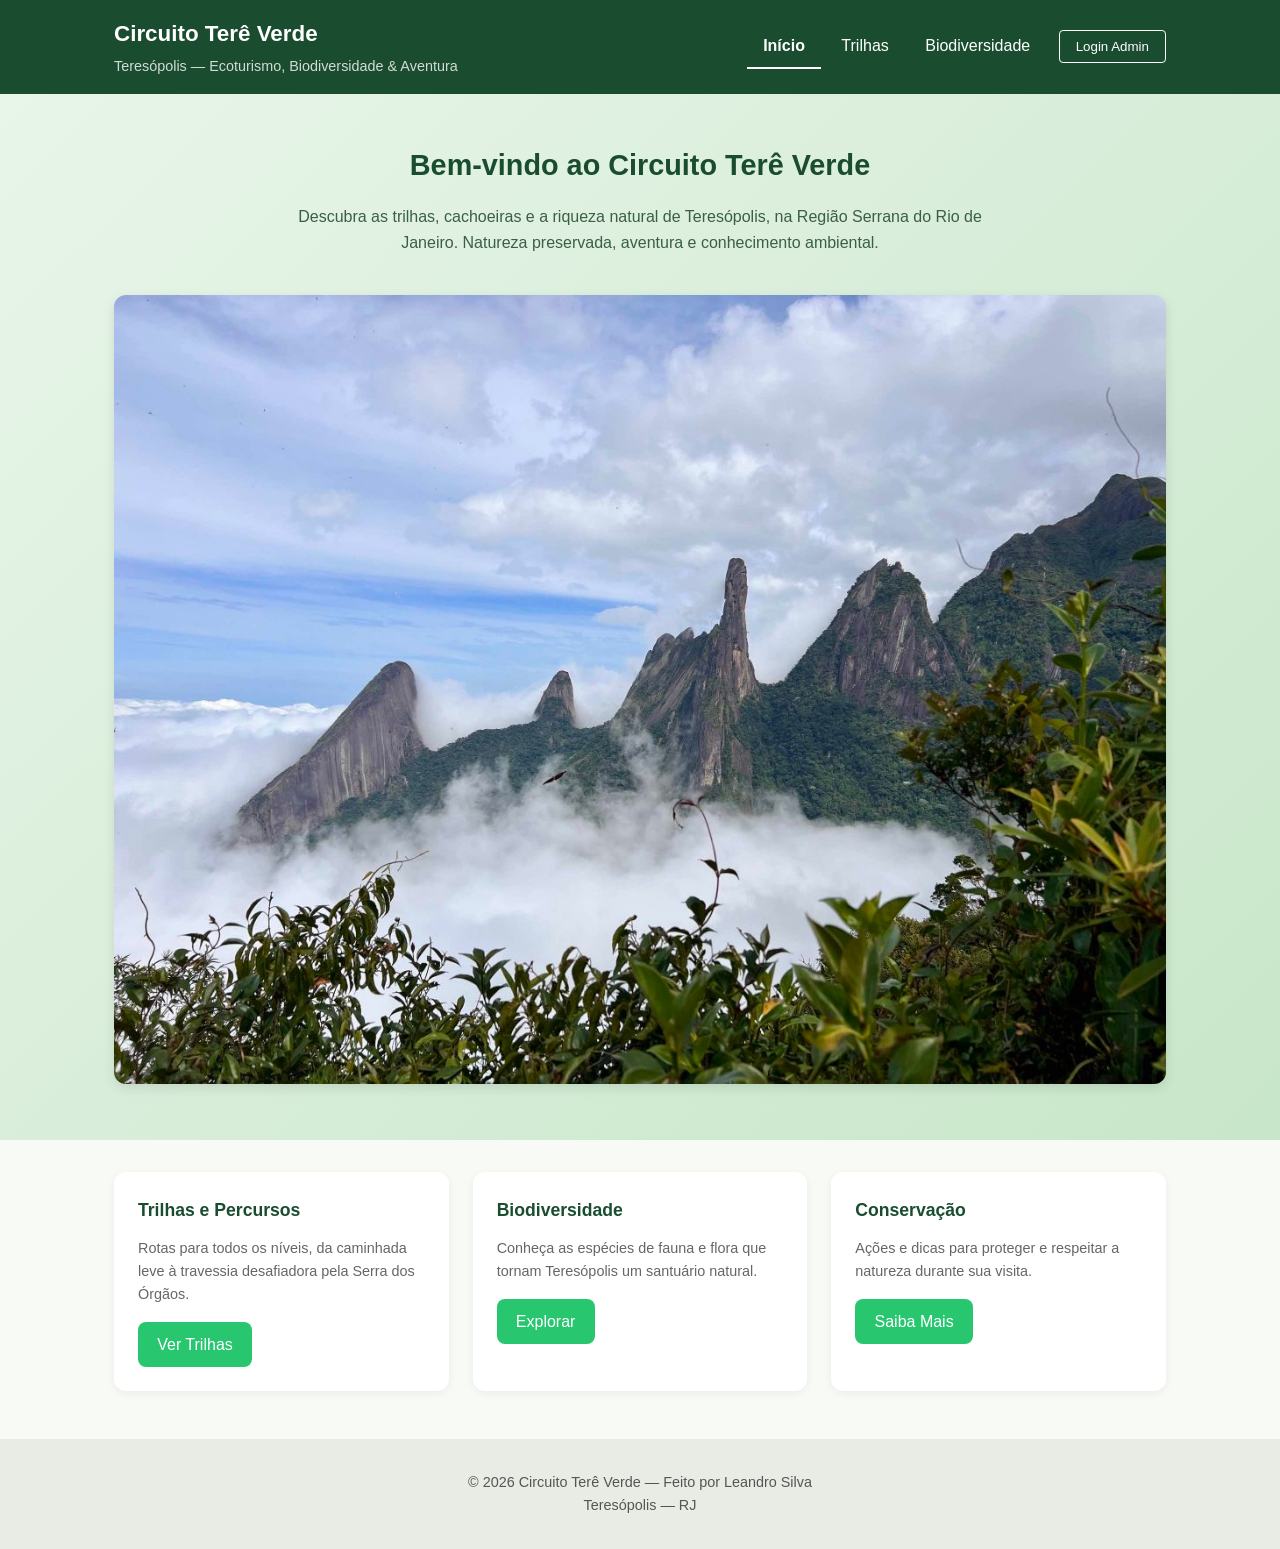
<file: index.html>
<!DOCTYPE html>
<html lang="pt-BR">
<head>
<meta charset="UTF-8" />
<meta name="viewport" content="width=device-width, initial-scale=1.0" />

<!-- PWA - Manifesto e Cor do Tema -->
<link rel="manifest" href="manifest.json">
<meta name="theme-color" content="#1a4d30">
<!-- Fim PWA -->

<title>Circuito Terê Verde</title>
<style>
* {
  margin: 0;
  padding: 0;
  box-sizing: border-box;
  font-family: 'Segoe UI', Roboto, sans-serif;
}
body {
  background-color: #f8faf6;
  color: #1f2e25;
  line-height: 1.6;
}
.container {
  max-width: 1100px;
  margin: 0 auto;
  padding: 0 1.5rem;
}
.site-header {
  background-color: #1a4d30;
  color: white;
  padding: 1rem 0;
}
.header-inner {
  display: flex;
  justify-content: space-between;
  align-items: center;
  flex-wrap: wrap;
  gap: 1rem;
}
.brand h1 {
  font-size: 1.4rem;
  margin-bottom: 0.2rem;
}
.brand p {
  font-size: 0.9rem;
  opacity: 0.8;
}
.nav a {
  color: white;
  text-decoration: none;
  padding: 0.5rem 1rem;
  display: inline-block;
}
.nav a.ativo {
  border-bottom: 2px solid #fff;
  font-weight: bold;
}
.nav button {
  background: transparent;
  border: 1px solid white;
  color: white;
  padding: 0.5rem 1rem;
  border-radius: 4px;
  cursor: pointer;
  margin-left: 0.5rem;
}

.hero {
  padding: 3rem 1rem;
  text-align: center;
  background: linear-gradient(135deg, #e8f5e9 0%, #c8e6c9 100%);
  margin-bottom: 2rem;
}
.hero h2 {
  font-size: 1.8rem;
  color: #1a4d30;
  margin-bottom: 1rem;
}
.hero p {
  font-size: 1rem;
  color: #3a5f45;
  max-width: 700px;
  margin: 0 auto 1.5rem;
}
.hero-img {
  max-width: 100%;
  height: auto;
  border-radius: 12px;
  box-shadow: 0 4px 12px rgba(0,0,0,0.1);
  margin-top: 1rem;
}

.destaques {
  display: grid;
  grid-template-columns: repeat(auto-fit, minmax(280px, 1fr));
  gap: 1.5rem;
  margin-bottom: 3rem;
}
.destaque-card {
  background: white;
  border-radius: 12px;
  padding: 1.5rem;
  box-shadow: 0 2px 8px rgba(0,0,0,0.06);
  transition: transform 0.3s ease;
}
.destaque-card:hover {
  transform: translateY(-4px);
}
.destaque-card h3 {
  color: #1a4d30;
  margin-bottom: 0.8rem;
  font-size: 1.1rem;
}
.destaque-card p {
  color: #666;
  font-size: 0.9rem;
  margin-bottom: 1rem;
}
.btn {
  display: inline-block;
  padding: 0.6rem 1.2rem;
  background: #28c76f;
  color: white;
  text-decoration: none;
  border-radius: 8px;
  font-weight: 500;
  transition: background 0.2s;
}
.btn:hover {
  background: #21b05f;
}

.site-footer {
  text-align: center;
  padding: 2rem;
  color: #555;
  font-size: 0.9rem;
  margin-top: 3rem;
  background: #e9ece4;
}
</style>
</head>
<body>
<header class="site-header">
  <div class="container header-inner">
    <div class="brand">
      <h1>Circuito Terê Verde</h1>
      <p>Teresópolis — Ecoturismo, Biodiversidade &amp; Aventura</p>
    </div>
    <nav class="nav">
      <a href="index.html" class="ativo">Início</a>
      <a href="trilhas.html">Trilhas</a>
      <a href="biodiversidade.html">Biodiversidade</a>
      <button>Login Admin</button>
    </nav>
  </div>
</header>

<main>
  <section class="hero">
    <div class="container">
      <h2>Bem-vindo ao Circuito Terê Verde</h2>
      <p>Descubra as trilhas, cachoeiras e a riqueza natural de Teresópolis, na Região Serrana do Rio de Janeiro. Natureza preservada, aventura e conhecimento ambiental.</p>
      <img src="images/dedo-de-deus.jpg" alt="Dedo de Deus - Teresópolis" class="hero-img" />
    </div>
  </section>

  <section class="container">
    <div class="destaques">
      <div class="destaque-card">
        <h3>Trilhas e Percursos</h3>
        <p>Rotas para todos os níveis, da caminhada leve à travessia desafiadora pela Serra dos Órgãos.</p>
        <a href="trilhas.html" class="btn">Ver Trilhas</a>
      </div>
      <div class="destaque-card">
        <h3>Biodiversidade</h3>
        <p>Conheça as espécies de fauna e flora que tornam Teresópolis um santuário natural.</p>
        <a href="biodiversidade.html" class="btn">Explorar</a>
      </div>
      <div class="destaque-card">
        <h3>Conservação</h3>
        <p>Ações e dicas para proteger e respeitar a natureza durante sua visita.</p>
        <a href="#" class="btn">Saiba Mais</a>
      </div>
    </div>
  </section>
</main>

<footer class="site-footer">
  <div>© 2026 Circuito Terê Verde — Feito por Leandro Silva</div>
  <div>Teresópolis — RJ</div>
</footer>
</body>
</html>
</file>
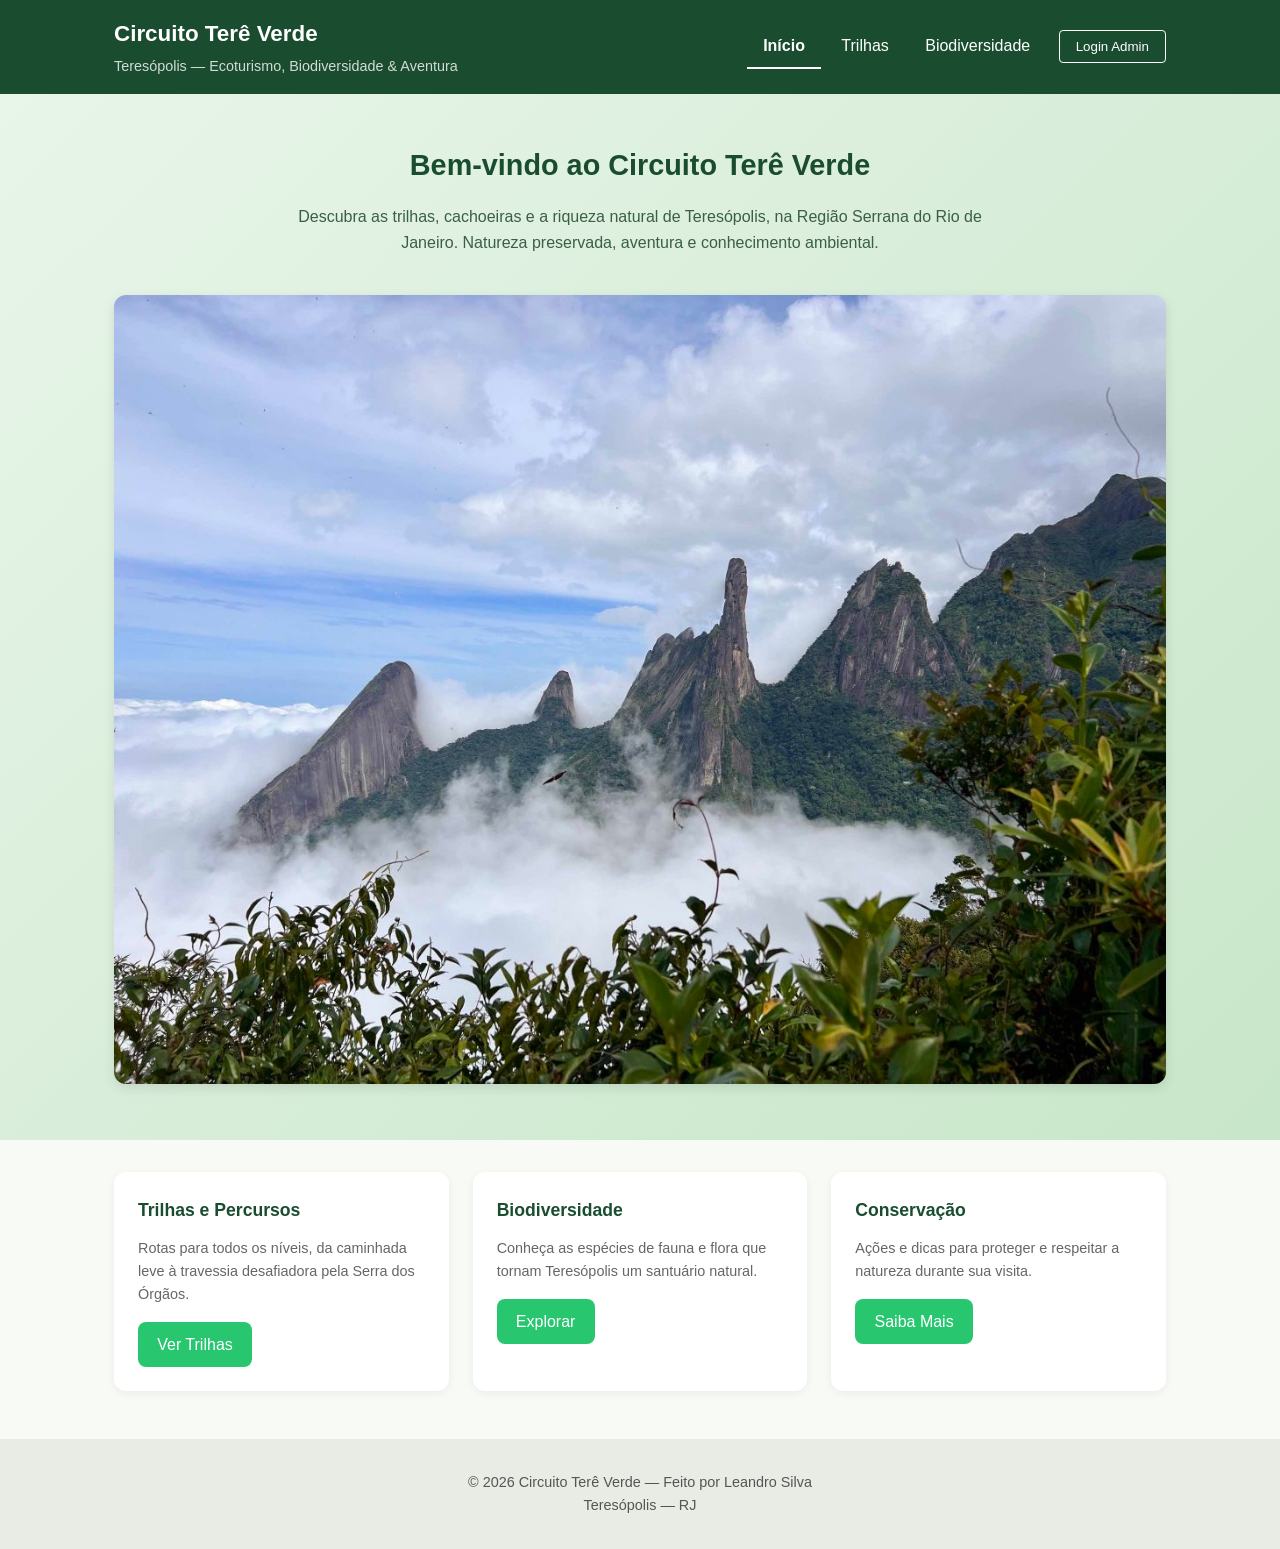
<file: admin.html>
<!doctype html>
<html lang="pt-BR">
<head>
<meta charset="utf-8" />
<meta name="viewport" content="width=device-width, initial-scale=1" />
<title>Painel Admin - Circuito Terê Verde</title>
<link rel="stylesheet" href="css/style.css" />
<script defer src="js/main.js"></script>
</head>
<body class="admin-page">
<header class="site-header">
  <div class="container header-inner">
    <div class="brand">
      <h1>Painel Administrativo</h1>
      <p class="subtitle">Gestão de disponibilidade — trilhas e eventos</p>
    </div>
    <nav class="nav">
      <a href="index.html" class="nav-link" data-acao="sair">Sair</a>
    </nav>
  </div>
</header>

<main class="container">
  <p class="aviso-seguranca">
    ⚠️ Esta área é protegida apenas por uma simulação de login no navegador (sem backend), feita para fins de demonstração
    acadêmica. Para um ambiente real, seria necessário autenticação em servidor (ex.: API com senhas com hash + tokens de sessão).
  </p>

  <h2>Trilhas cadastradas</h2>
  <table id="trilhasTable" class="admin-table">
    <thead>
      <tr><th>Nome</th><th>Dificuldade</th><th>Duração</th><th>Disponibilidade</th><th>Horário de funcionamento</th><th>Ações</th></tr>
    </thead>
    <tbody></tbody>
  </table>
  <div class="admin-actions">
    <button id="addTrailBtn" class="btn primary">Adicionar Trilha</button>
  </div>

  <h2>Eventos cadastrados</h2>
  <table id="eventsTable" class="admin-table">
    <thead>
      <tr><th>Título</th><th>Data</th><th>Local</th><th>Disponibilidade</th><th>Horário</th><th>Ações</th></tr>
    </thead>
    <tbody></tbody>
  </table>
  <div class="admin-actions">
    <button id="addEventBtn" class="btn primary">Adicionar Evento</button>
  </div>
</main>

<footer class="site-footer">
  <div class="container">© 2026 Circuito Terê Verde — Projeto acadêmico</div>
</footer>

<div id="editorModal" class="modal" aria-hidden="true">
  <div class="modal-panel">
    <button id="closeEditor" class="modal-close">&times;</button>
    <h3 id="editorTitle">Editar</h3>
    <div id="editorBody"></div>
    <div class="modal-actions">
      <button id="saveEditor" class="btn primary">Salvar</button>
      <button id="cancelEditor" class="btn ghost">Cancelar</button>
    </div>
  </div>
</div>
</body>
</html>
</file>
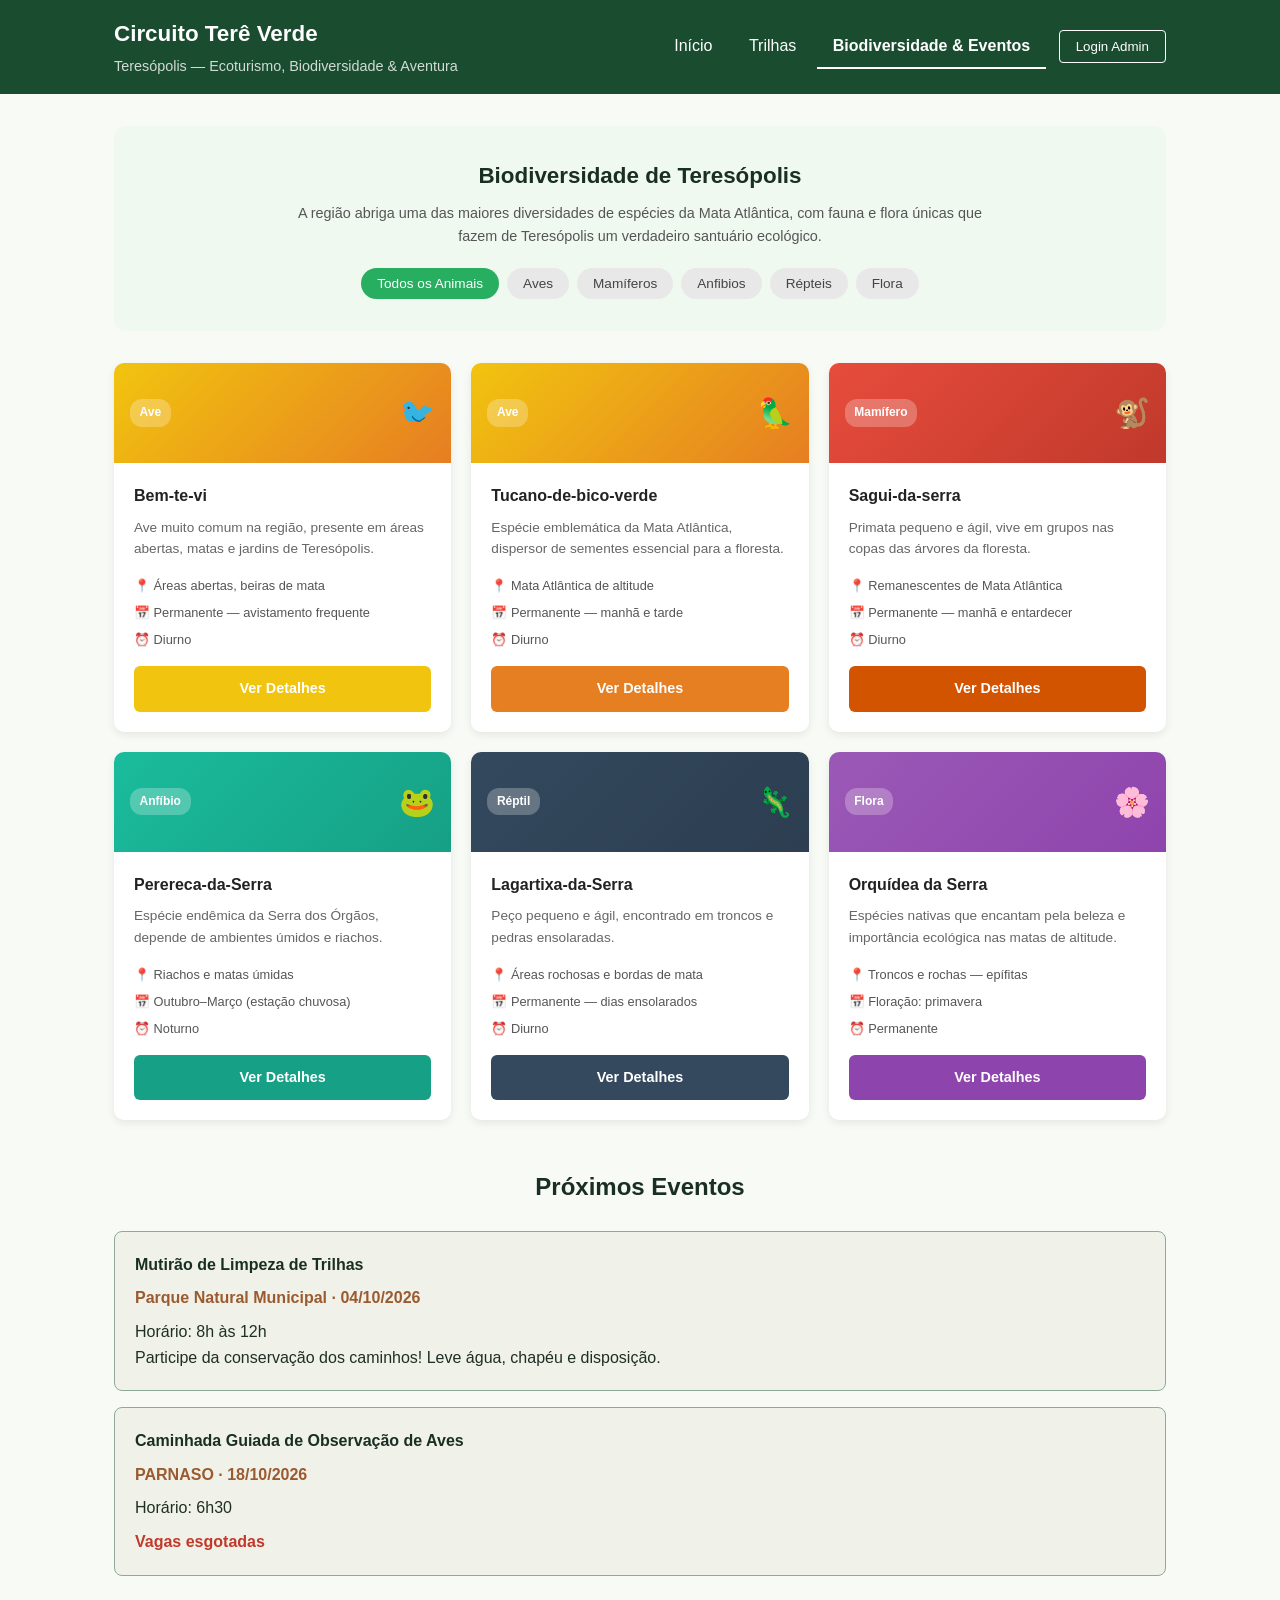
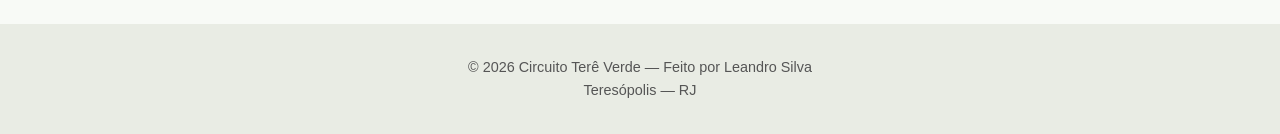
<file: biodiversidade.html>
<!DOCTYPE html>
<html lang="pt-BR">
<head>
<meta charset="UTF-8" />
<meta name="viewport" content="width=device-width, initial-scale=1.0" />
<title>Biodiversidade & Eventos — Circuito Terê Verde</title>
<style>
* {
  margin: 0;
  padding: 0;
  box-sizing: border-box;
  font-family: 'Segoe UI', Roboto, sans-serif;
}
body {
  background-color: #f8faf6;
  color: #1f2e25;
  line-height: 1.6;
}
.container {
  max-width: 1100px;
  margin: 0 auto;
  padding: 0 1.5rem;
}
.site-header {
  background-color: #1a4d30;
  color: white;
  padding: 1rem 0;
  margin-bottom: 2rem;
}
.header-inner {
  display: flex;
  justify-content: space-between;
  align-items: center;
  flex-wrap: wrap;
  gap: 1rem;
}
.brand h1 {
  font-size: 1.4rem;
  margin-bottom: 0.2rem;
}
.brand p {
  font-size: 0.9rem;
  opacity: 0.8;
}
.nav a {
  color: white;
  text-decoration: none;
  padding: 0.5rem 1rem;
  display: inline-block;
}
.nav a.ativo {
  border-bottom: 2px solid #fff;
  font-weight: bold;
}
.nav button {
  background: transparent;
  border: 1px solid white;
  color: white;
  padding: 0.5rem 1rem;
  border-radius: 4px;
  cursor: pointer;
  margin-left: 0.5rem;
}

.page-intro {
  text-align: center;
  padding: 2rem 1rem;
  background: #f0f9f0;
  border-radius: 12px;
  margin-bottom: 2rem;
}
.page-intro h2 {
  font-size: 1.4rem;
  color: #1a2f23;
  margin-bottom: 0.5rem;
}
.page-intro p {
  color: #555;
  max-width: 700px;
  margin: 0 auto 1.25rem;
  font-size: 0.9rem;
}

.category-filters {
  display: flex;
  justify-content: center;
  gap: 0.5rem;
  flex-wrap: wrap;
}
.cat-btn {
  padding: 0.5rem 1rem;
  border: none;
  border-radius: 20px;
  font-size: 0.85rem;
  cursor: pointer;
  transition: all 0.2s;
}
.cat-btn.active { 
  background: #27ae60; 
  color: white; 
}
.cat-btn:not(.active) { 
  background: #e8e8e8; 
  color: #444; 
}

.cards-grid {
  display: grid;
  grid-template-columns: repeat(auto-fit, minmax(280px, 1fr));
  gap: 1.25rem;
  margin-bottom: 3rem;
}
.bio-card {
  border-radius: 10px;
  overflow: hidden;
  box-shadow: 0 3px 8px rgba(0,0,0,0.08);
  background: white;
  transition: all 0.3s ease;
}
.bio-card.escondido {
  display: none !important;
}
.bio-card:hover {
  transform: translateY(-4px);
}
.card-header {
  padding: 1rem;
  color: white;
  height: 100px;
  display: flex;
  align-items: center;
  justify-content: space-between;
}
.card-header.ave { background: linear-gradient(135deg, #f1c40f, #e67e22); }
.card-header.mamifero { background: linear-gradient(135deg, #e74c3c, #c0392b); }
.card-header.anfibio { background: linear-gradient(135deg, #1abc9c, #16a085); }
.card-header.reptil { background: linear-gradient(135deg, #34495e, #2c3e50); }
.card-header.planta { background: linear-gradient(135deg, #9b59b6, #8e44ad); }
.card-tag {
  font-size: 0.75rem;
  background: rgba(255,255,255,0.25);
  padding: 0.25rem 0.6rem;
  border-radius: 12px;
  font-weight: bold;
}
.card-icon {
  font-size: 1.8rem;
}
.card-body {
  padding: 1.25rem;
}
.card-body h3 {
  font-size: 1rem;
  margin-bottom: 0.5rem;
  color: #222;
}
.card-body p {
  font-size: 0.85rem;
  color: #666;
  margin-bottom: 1rem;
}
.card-meta {
  list-style: none;
  margin-bottom: 1rem;
  font-size: 0.8rem;
  color: #555;
}
.card-meta li {
  margin-bottom: 0.4rem;
  display: flex;
  align-items: center;
  gap: 0.4rem;
}
.card-btn {
  width: 100%;
  padding: 0.7rem;
  border: none;
  border-radius: 6px;
  font-weight: bold;
  cursor: pointer;
  text-decoration: none;
  display: inline-block;
  text-align: center;
  font-size: 0.9rem;
  color: white;
}
.card-btn:hover {
  opacity: 0.9;
}

.events-section h2 {
  text-align: center;
  margin-bottom: 1.5rem;
  color: #1a2f23;
}
.event-card {
  border: 1px solid #8fa899;
  border-radius: 8px;
  padding: 1.25rem;
  margin-bottom: 1rem;
  background-color: #f0f2e9;
}
.event-card h4 {
  margin-bottom: 0.5rem;
  color: #1a2f23;
}
.event-date {
  font-weight: bold;
  color: #9b5a2f;
  margin-bottom: 0.5rem;
}
.lotado {
  color: #c0392b;
  font-weight: bold;
  margin-top: 0.5rem;
}
.site-footer {
  text-align: center;
  padding: 2rem;
  color: #555;
  font-size: 0.9rem;
  margin-top: 3rem;
  background: #e9ece4;
}
</style>
</head>
<body>
<header class="site-header">
  <div class="container header-inner">
    <div class="brand">
      <h1>Circuito Terê Verde</h1>
      <p>Teresópolis — Ecoturismo, Biodiversidade &amp; Aventura</p>
    </div>
    <nav class="nav">
      <a href="index.html">Início</a>
      <a href="trilhas.html">Trilhas</a>
      <a href="biodiversidade.html" class="ativo">Biodiversidade &amp; Eventos</a>
      <button>Login Admin</button>
    </nav>
  </div>
</header>
<main class="container">

  <div class="page-intro">
    <h2>Biodiversidade de Teresópolis</h2>
    <p>A região abriga uma das maiores diversidades de espécies da Mata Atlântica, com fauna e flora únicas que fazem de Teresópolis um verdadeiro santuário ecológico.</p>
    <div class="category-filters">
      <button class="cat-btn active" data-filtro="todos">Todos os Animais</button>
      <button class="cat-btn" data-filtro="ave">Aves</button>
      <button class="cat-btn" data-filtro="mamifero">Mamíferos</button>
      <button class="cat-btn" data-filtro="anfibio">Anfibios</button>
      <button class="cat-btn" data-filtro="reptil">Répteis</button>
      <button class="cat-btn" data-filtro="planta">Flora</button>
    </div>
  </div>

  <div class="cards-grid">

    <!-- AVE 1 -->
    <div class="bio-card" data-tipo="ave">
      <div class="card-header ave">
        <span class="card-tag">Ave</span>
        <span class="card-icon">🐦</span>
      </div>
      <div class="card-body">
        <h3>Bem-te-vi</h3>
        <p>Ave muito comum na região, presente em áreas abertas, matas e jardins de Teresópolis.</p>
        <ul class="card-meta">
          <li>📍 Áreas abertas, beiras de mata</li>
          <li>📅 Permanente — avistamento frequente</li>
          <li>⏰ Diurno</li>
        </ul>
        <a href="detalhes-bem-te-vi.html" class="card-btn" style="background:#f1c40f;">Ver Detalhes</a>
      </div>
    </div>

    <!-- AVE 2 -->
    <div class="bio-card" data-tipo="ave">
      <div class="card-header ave">
        <span class="card-tag">Ave</span>
        <span class="card-icon">🦜</span>
      </div>
      <div class="card-body">
        <h3>Tucano-de-bico-verde</h3>
        <p>Espécie emblemática da Mata Atlântica, dispersor de sementes essencial para a floresta.</p>
        <ul class="card-meta">
          <li>📍 Mata Atlântica de altitude</li>
          <li>📅 Permanente — manhã e tarde</li>
          <li>⏰ Diurno</li>
        </ul>
        <a href="detalhes-tucano.html" class="card-btn" style="background:#e67e22;">Ver Detalhes</a>
      </div>
    </div>

    <!-- MAMÍFERO -->
    <div class="bio-card" data-tipo="mamifero">
      <div class="card-header mamifero">
        <span class="card-tag">Mamífero</span>
        <span class="card-icon">🐒</span>
      </div>
      <div class="card-body">
        <h3>Sagui-da-serra</h3>
        <p>Primata pequeno e ágil, vive em grupos nas copas das árvores da floresta.</p>
        <ul class="card-meta">
          <li>📍 Remanescentes de Mata Atlântica</li>
          <li>📅 Permanente — manhã e entardecer</li>
          <li>⏰ Diurno</li>
        </ul>
        <a href="detalhes-sagui.html" class="card-btn" style="background:#d35400;">Ver Detalhes</a>
      </div>
    </div>

    <!-- ANFÍBIO -->
    <div class="bio-card" data-tipo="anfibio">
      <div class="card-header anfibio">
        <span class="card-tag">Anfíbio</span>
        <span class="card-icon">🐸</span>
      </div>
      <div class="card-body">
        <h3>Perereca-da-Serra</h3>
        <p>Espécie endêmica da Serra dos Órgãos, depende de ambientes úmidos e riachos.</p>
        <ul class="card-meta">
          <li>📍 Riachos e matas úmidas</li>
          <li>📅 Outubro–Março (estação chuvosa)</li>
          <li>⏰ Noturno</li>
        </ul>
        <a href="detalhes-perereca.html" class="card-btn" style="background:#16a085;">Ver Detalhes</a>
      </div>
    </div>

    <!-- RÉPTIL -->
    <div class="bio-card" data-tipo="reptil">
      <div class="card-header reptil">
        <span class="card-tag">Réptil</span>
        <span class="card-icon">🦎</span>
      </div>
      <div class="card-body">
        <h3>Lagartixa-da-Serra</h3>
        <p>Peço pequeno e ágil, encontrado em troncos e pedras ensolaradas.</p>
        <ul class="card-meta">
          <li>📍 Áreas rochosas e bordas de mata</li>
          <li>📅 Permanente — dias ensolarados</li>
          <li>⏰ Diurno</li>
        </ul>
        <a href="detalhes-lagartixa.html" class="card-btn" style="background:#34495e;">Ver Detalhes</a>
      </div>
    </div>

    <!-- FLORA -->
    <div class="bio-card" data-tipo="planta">
      <div class="card-header planta">
        <span class="card-tag">Flora</span>
        <span class="card-icon">🌸</span>
      </div>
      <div class="card-body">
        <h3>Orquídea da Serra</h3>
        <p>Espécies nativas que encantam pela beleza e importância ecológica nas matas de altitude.</p>
        <ul class="card-meta">
          <li>📍 Troncos e rochas — epífitas</li>
          <li>📅 Floração: primavera</li>
          <li>⏰ Permanente</li>
        </ul>
        <a href="detalhes-orquidea.html" class="card-btn" style="background:#8e44ad;">Ver Detalhes</a>
      </div>
    </div>

  </div>

  <section class="events-section">
    <h2>Próximos Eventos</h2>

    <div class="event-card">
      <h4>Mutirão de Limpeza de Trilhas</h4>
      <div class="event-date">Parque Natural Municipal · 04/10/2026</div>
      <p>Horário: 8h às 12h</p>
      <p>Participe da conservação dos caminhos! Leve água, chapéu e disposição.</p>
    </div>

    <div class="event-card">
      <h4>Caminhada Guiada de Observação de Aves</h4>
      <div class="event-date">PARNASO · 18/10/2026</div>
      <p>Horário: 6h30</p>
      <p class="lotado">Vagas esgotadas</p>
    </div>
  </section>

</main>
<footer class="site-footer">
  <div>© 2026 Circuito Terê Verde — Feito por Leandro Silva</div>
  <div>Teresópolis — RJ</div>
</footer>

<script>
document.addEventListener('DOMContentLoaded', function() {
  const botoes = document.querySelectorAll('.cat-btn');
  const cards = document.querySelectorAll('.bio-card');

  botoes.forEach(botao => {
    botao.addEventListener('click', function() {
      botoes.forEach(b => b.classList.remove('active'));
      this.classList.add('active');

      const filtro = this.getAttribute('data-filtro');

      cards.forEach(card => {
        const tipo = card.getAttribute('data-tipo');
        if (filtro === 'todos' || tipo === filtro) {
          card.classList.remove('escondido');
        } else {
          card.classList.add('escondido');
        }
      });
    });
  });
});
</script>

</body>
</html>
</file>
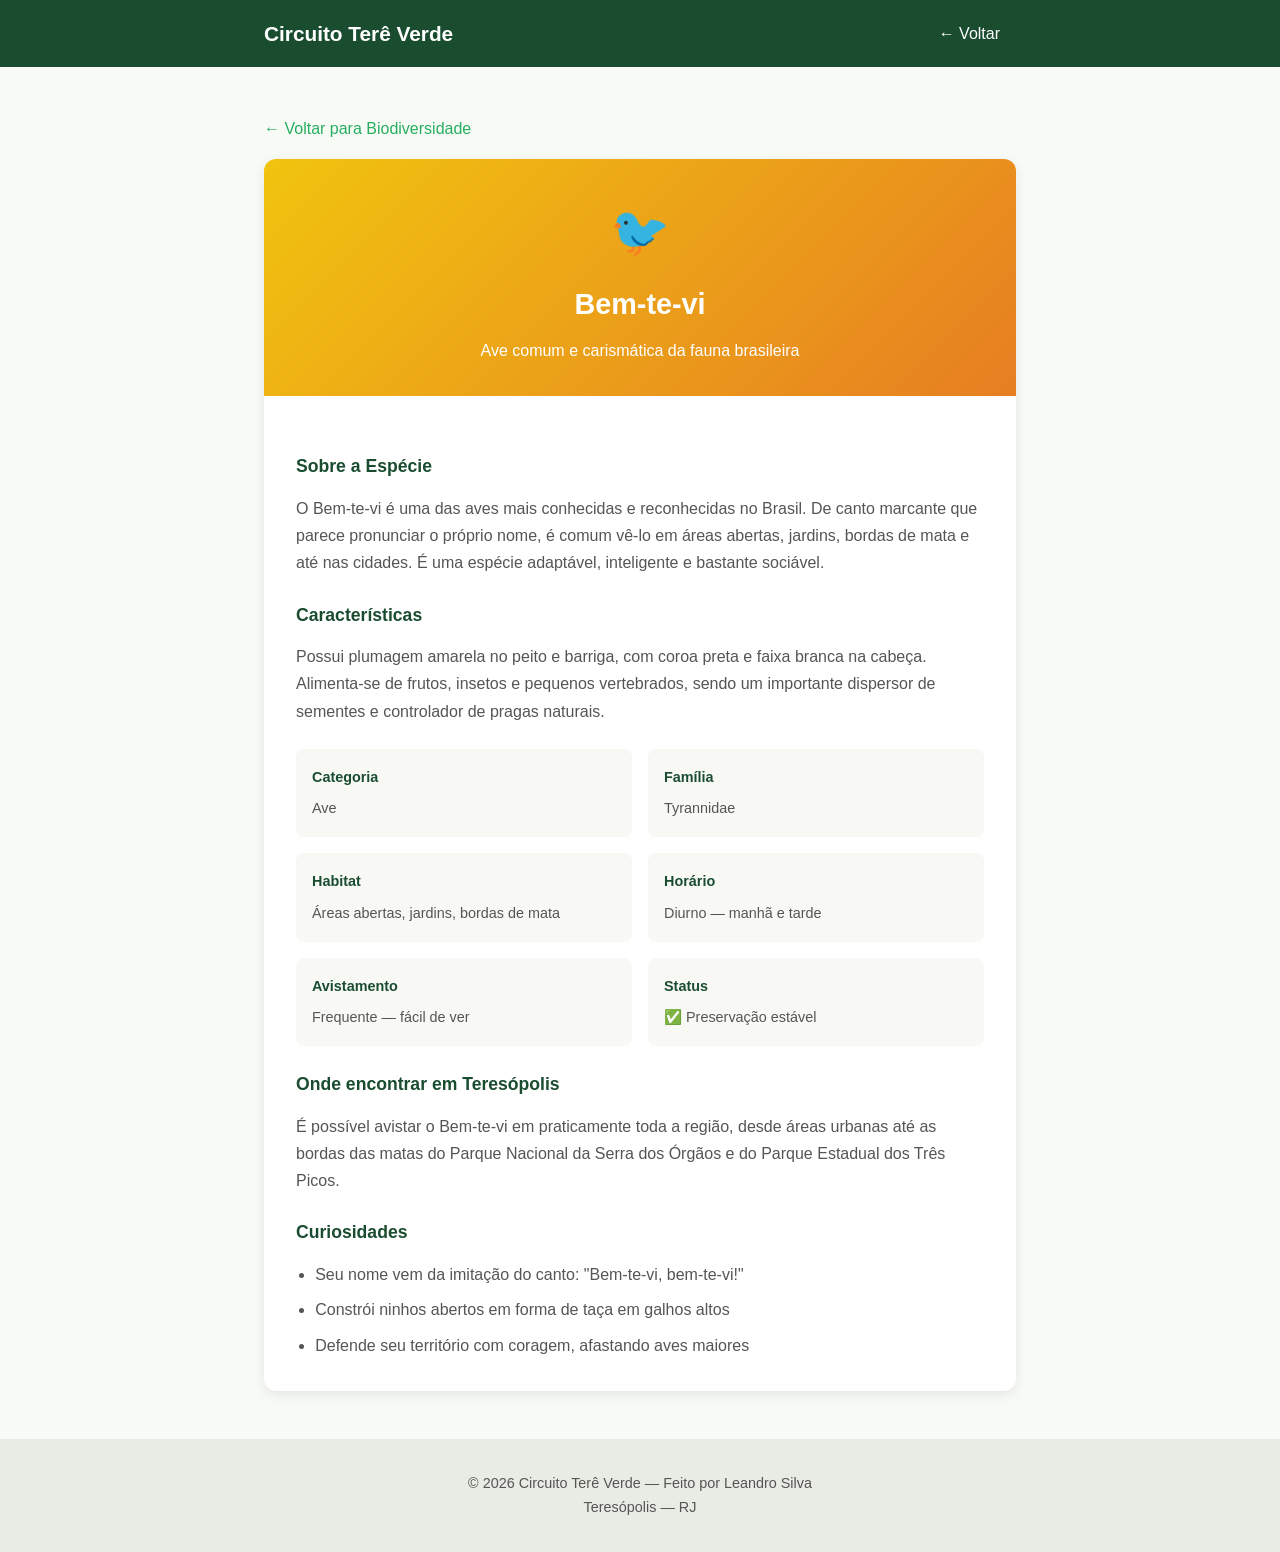
<file: detalhes-bem-te-vi.html>
<!DOCTYPE html>
<html lang="pt-BR">
<head>
<meta charset="UTF-8" />
<meta name="viewport" content="width=device-width, initial-scale=1.0" />
<title>Bem-te-vi — Detalhes | Circuito Terê Verde</title>
<style>
* { margin: 0; padding: 0; box-sizing: border-box; font-family: 'Segoe UI', sans-serif; }
body { background: #f8faf6; color: #1f2e25; line-height: 1.7; }
.container { max-width: 800px; margin: 0 auto; padding: 0 1.5rem; }
.site-header { background: #1a4d30; color: white; padding: 1rem 0; margin-bottom: 2rem; }
.header-inner { display: flex; justify-content: space-between; align-items: center; flex-wrap: wrap; }
.brand h1 { font-size: 1.3rem; }
.nav a { color: white; text-decoration: none; padding: 0.5rem 1rem; }
.back-link { display: inline-block; margin: 1rem 0; color: #27ae60; text-decoration: none; font-weight: 500; }
.back-link:hover { text-decoration: underline; }
.detail-card { background: white; border-radius: 12px; overflow: hidden; box-shadow: 0 4px 12px rgba(0,0,0,0.08); margin-bottom: 3rem; }
.detail-header { background: linear-gradient(135deg, #f1c40f, #e67e22); color: white; padding: 2rem; text-align: center; }
.detail-header h2 { font-size: 1.8rem; margin-bottom: 0.5rem; }
.detail-icon { font-size: 3rem; margin-bottom: 0.5rem; }
.detail-body { padding: 2rem; }
.detail-body h3 { color: #1a4d30; margin: 1.5rem 0 0.8rem; font-size: 1.1rem; }
.detail-body p { margin-bottom: 1rem; color: #555; }
.info-grid { display: grid; grid-template-columns: 1fr 1fr; gap: 1rem; margin: 1.5rem 0; }
.info-item { background: #f8f9f5; padding: 1rem; border-radius: 8px; }
.info-item strong { display: block; color: #1a4d30; margin-bottom: 0.3rem; font-size: 0.9rem; }
.info-item span { color: #555; font-size: 0.9rem; }
.site-footer { text-align: center; padding: 2rem; color: #555; font-size: 0.9rem; background: #e9ece4; margin-top: 2rem; }
</style>
</head>
<body>
<header class="site-header">
  <div class="container header-inner">
    <div class="brand">
      <h1>Circuito Terê Verde</h1>
    </div>
    <nav class="nav">
      <a href="biodiversidade.html">← Voltar</a>
    </nav>
  </div>
</header>
<main class="container">

  <a href="biodiversidade.html" class="back-link">← Voltar para Biodiversidade</a>

  <div class="detail-card">
    <div class="detail-header">
      <div class="detail-icon">🐦</div>
      <h2>Bem-te-vi</h2>
      <p>Ave comum e carismática da fauna brasileira</p>
    </div>
    <div class="detail-body">
      <h3>Sobre a Espécie</h3>
      <p>O Bem-te-vi é uma das aves mais conhecidas e reconhecidas no Brasil. De canto marcante que parece pronunciar o próprio nome, é comum vê-lo em áreas abertas, jardins, bordas de mata e até nas cidades. É uma espécie adaptável, inteligente e bastante sociável.</p>
      
      <h3>Características</h3>
      <p>Possui plumagem amarela no peito e barriga, com coroa preta e faixa branca na cabeça. Alimenta-se de frutos, insetos e pequenos vertebrados, sendo um importante dispersor de sementes e controlador de pragas naturais.</p>
      
      <div class="info-grid">
        <div class="info-item">
          <strong>Categoria</strong>
          <span>Ave</span>
        </div>
        <div class="info-item">
          <strong>Família</strong>
          <span>Tyrannidae</span>
        </div>
        <div class="info-item">
          <strong>Habitat</strong>
          <span>Áreas abertas, jardins, bordas de mata</span>
        </div>
        <div class="info-item">
          <strong>Horário</strong>
          <span>Diurno — manhã e tarde</span>
        </div>
        <div class="info-item">
          <strong>Avistamento</strong>
          <span>Frequente — fácil de ver</span>
        </div>
        <div class="info-item">
          <strong>Status</strong>
          <span>✅ Preservação estável</span>
        </div>
      </div>

      <h3>Onde encontrar em Teresópolis</h3>
      <p>É possível avistar o Bem-te-vi em praticamente toda a região, desde áreas urbanas até as bordas das matas do Parque Nacional da Serra dos Órgãos e do Parque Estadual dos Três Picos.</p>
      
      <h3>Curiosidades</h3>
      <ul style="margin-left: 1.2rem; color: #555;">
        <li style="margin-bottom: 0.5rem;">Seu nome vem da imitação do canto: "Bem-te-vi, bem-te-vi!"</li>
        <li style="margin-bottom: 0.5rem;">Constrói ninhos abertos em forma de taça em galhos altos</li>
        <li>Defende seu território com coragem, afastando aves maiores</li>
      </ul>
    </div>
  </div>

</main>
<footer class="site-footer">
  <div>© 2026 Circuito Terê Verde — Feito por Leandro Silva</div>
  <div>Teresópolis — RJ</div>
</footer>
</body>
</html>
</file>
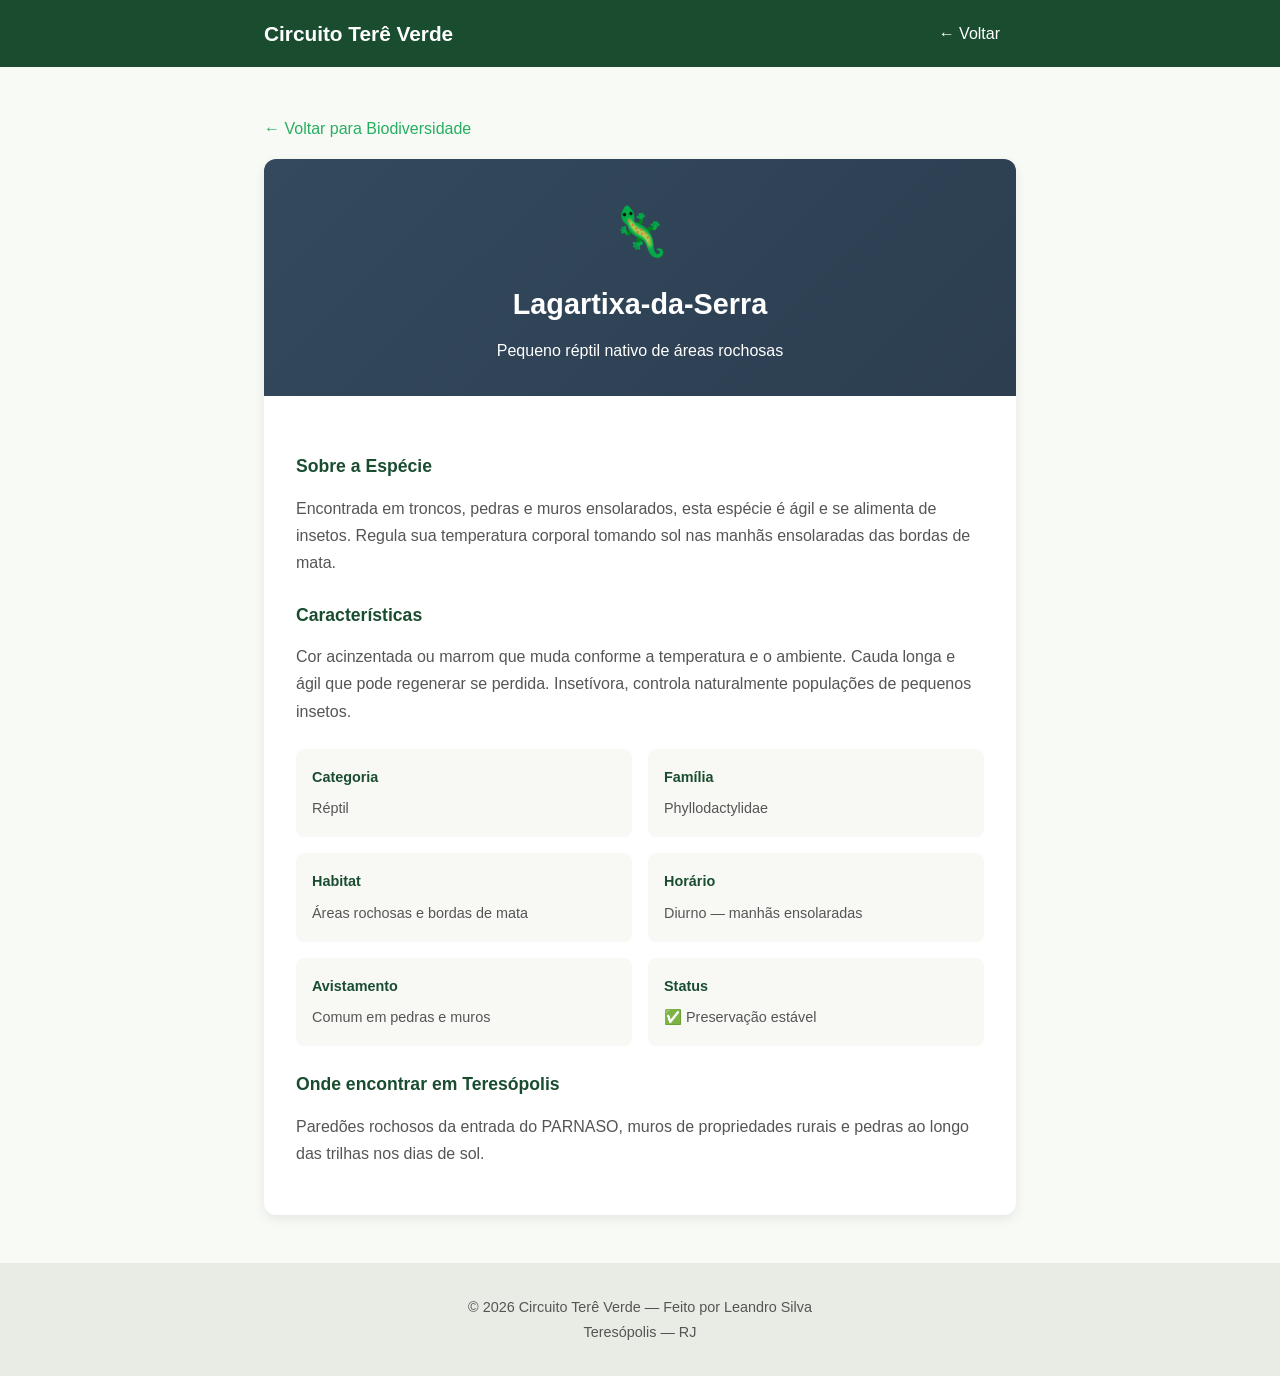
<file: detalhes-lagartixa.html>
<!DOCTYPE html>
<html lang="pt-BR">
<head>
<meta charset="UTF-8" />
<meta name="viewport" content="width=device-width, initial-scale=1.0" />
<title>Lagartixa-da-Serra | Circuito Terê Verde</title>
<style>
* { margin: 0; padding: 0; box-sizing: border-box; font-family: 'Segoe UI', sans-serif; }
body { background: #f8faf6; color: #1f2e25; line-height: 1.7; }
.container { max-width: 800px; margin: 0 auto; padding: 0 1.5rem; }
.site-header { background: #1a4d30; color: white; padding: 1rem 0; margin-bottom: 2rem; }
.header-inner { display: flex; justify-content: space-between; align-items: center; }
.brand h1 { font-size: 1.3rem; }
.nav a { color: white; text-decoration: none; padding: 0.5rem 1rem; }
.back-link { display: inline-block; margin: 1rem 0; color: #27ae60; text-decoration: none; font-weight: 500; }
.detail-card { background: white; border-radius: 12px; overflow: hidden; box-shadow: 0 4px 12px rgba(0,0,0,0.08); margin-bottom: 3rem; }
.detail-header { background: linear-gradient(135deg, #34495e, #2c3e50); color: white; padding: 2rem; text-align: center; }
.detail-header h2 { font-size: 1.8rem; margin-bottom: 0.5rem; }
.detail-icon { font-size: 3rem; margin-bottom: 0.5rem; }
.detail-body { padding: 2rem; }
.detail-body h3 { color: #1a4d30; margin: 1.5rem 0 0.8rem; font-size: 1.1rem; }
.detail-body p { margin-bottom: 1rem; color: #555; }
.info-grid { display: grid; grid-template-columns: 1fr 1fr; gap: 1rem; margin: 1.5rem 0; }
.info-item { background: #f8f9f5; padding: 1rem; border-radius: 8px; }
.info-item strong { display: block; color: #1a4d30; margin-bottom: 0.3rem; font-size: 0.9rem; }
.info-item span { color: #555; font-size: 0.9rem; }
.site-footer { text-align: center; padding: 2rem; color: #555; font-size: 0.9rem; background: #e9ece4; margin-top: 2rem; }
</style>
</head>
<body>
<header class="site-header">
  <div class="container header-inner">
    <div class="brand"><h1>Circuito Terê Verde</h1></div>
    <nav class="nav"><a href="biodiversidade.html">← Voltar</a></nav>
  </div>
</header>
<main class="container">
  <a href="biodiversidade.html" class="back-link">← Voltar para Biodiversidade</a>
  <div class="detail-card">
    <div class="detail-header">
      <div class="detail-icon">🦎</div>
      <h2>Lagartixa-da-Serra</h2>
      <p>Pequeno réptil nativo de áreas rochosas</p>
    </div>
    <div class="detail-body">
      <h3>Sobre a Espécie</h3>
      <p>Encontrada em troncos, pedras e muros ensolarados, esta espécie é ágil e se alimenta de insetos. Regula sua temperatura corporal tomando sol nas manhãs ensolaradas das bordas de mata.</p>
      <h3>Características</h3>
      <p>Cor acinzentada ou marrom que muda conforme a temperatura e o ambiente. Cauda longa e ágil que pode regenerar se perdida. Insetívora, controla naturalmente populações de pequenos insetos.</p>
      <div class="info-grid">
        <div class="info-item"><strong>Categoria</strong><span>Réptil</span></div>
        <div class="info-item"><strong>Família</strong><span>Phyllodactylidae</span></div>
        <div class="info-item"><strong>Habitat</strong><span>Áreas rochosas e bordas de mata</span></div>
        <div class="info-item"><strong>Horário</strong><span>Diurno — manhãs ensolaradas</span></div>
        <div class="info-item"><strong>Avistamento</strong><span>Comum em pedras e muros</span></div>
        <div class="info-item"><strong>Status</strong><span>✅ Preservação estável</span></div>
      </div>
      <h3>Onde encontrar em Teresópolis</h3>
      <p>Paredões rochosos da entrada do PARNASO, muros de propriedades rurais e pedras ao longo das trilhas nos dias de sol.</p>
    </div>
  </div>
</main>
<footer class="site-footer">
  <div>© 2026 Circuito Terê Verde — Feito por Leandro Silva</div>
  <div>Teresópolis — RJ</div>
</footer>
</body>
</html>
</file>
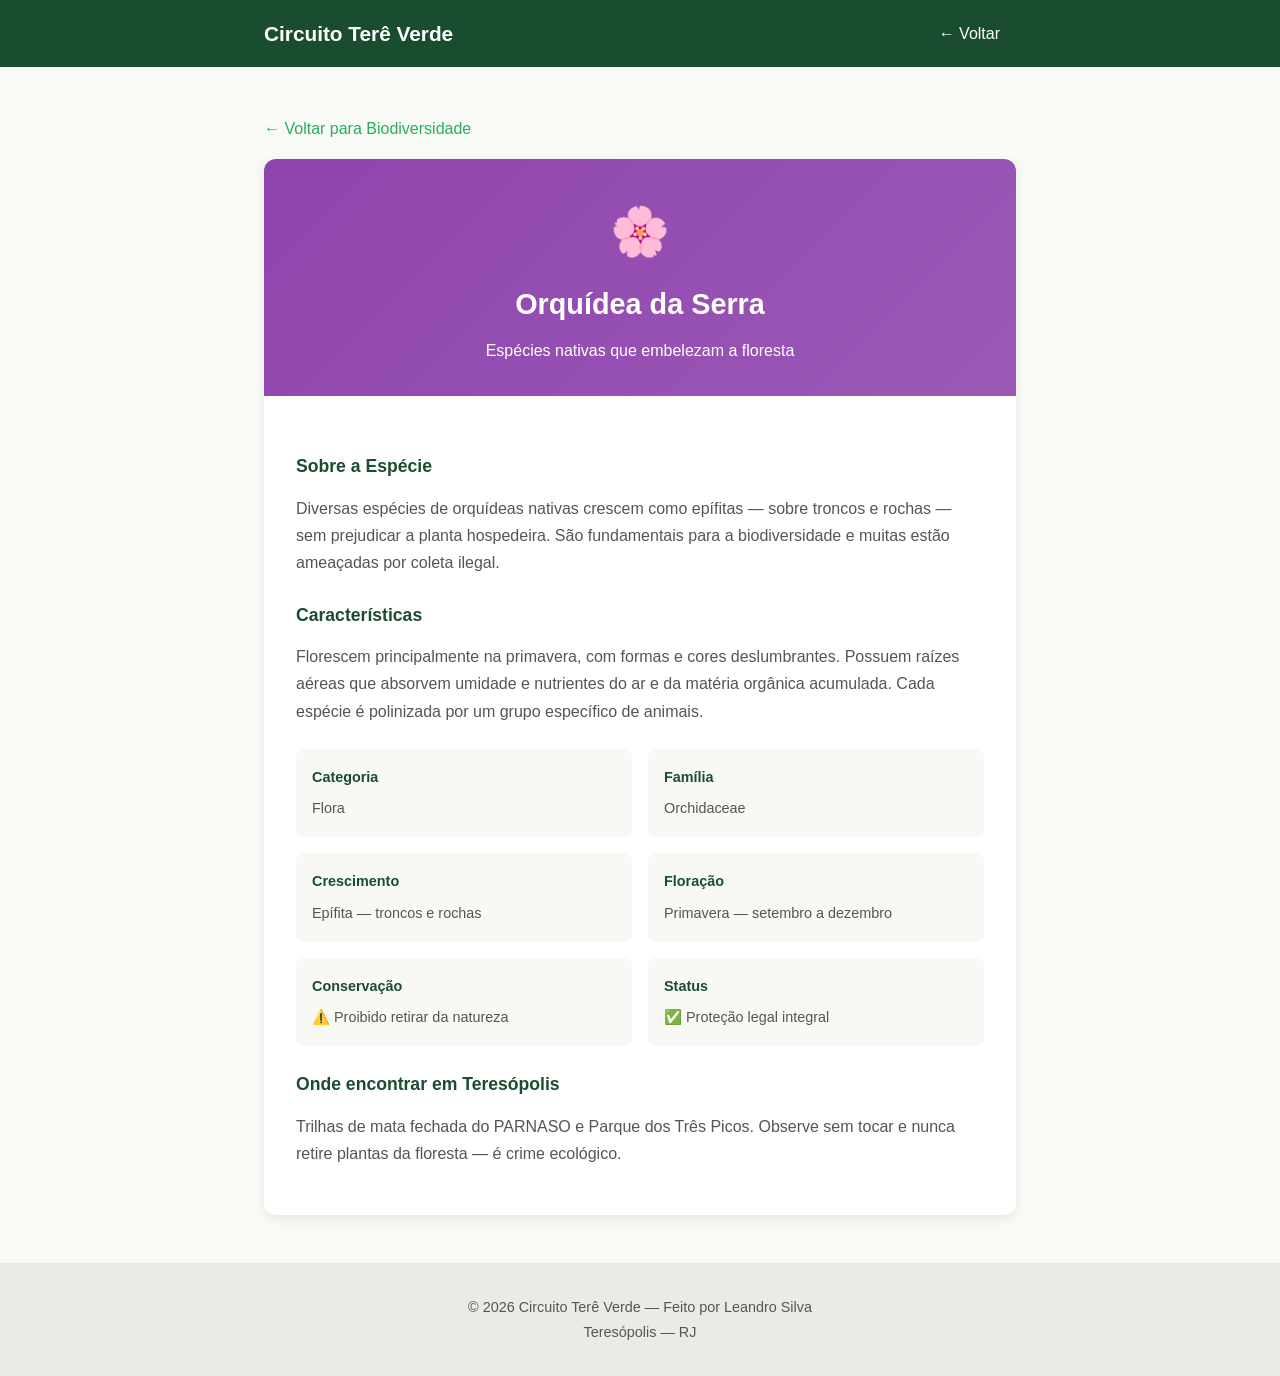
<file: detalhes-orquidea.html>
<!DOCTYPE html>
<html lang="pt-BR">
<head>
<meta charset="UTF-8" />
<meta name="viewport" content="width=device-width, initial-scale=1.0" />
<title>Orquídea da Serra | Circuito Terê Verde</title>
<style>
* { margin: 0; padding: 0; box-sizing: border-box; font-family: 'Segoe UI', sans-serif; }
body { background: #f8faf6; color: #1f2e25; line-height: 1.7; }
.container { max-width: 800px; margin: 0 auto; padding: 0 1.5rem; }
.site-header { background: #1a4d30; color: white; padding: 1rem 0; margin-bottom: 2rem; }
.header-inner { display: flex; justify-content: space-between; align-items: center; }
.brand h1 { font-size: 1.3rem; }
.nav a { color: white; text-decoration: none; padding: 0.5rem 1rem; }
.back-link { display: inline-block; margin: 1rem 0; color: #27ae60; text-decoration: none; font-weight: 500; }
.detail-card { background: white; border-radius: 12px; overflow: hidden; box-shadow: 0 4px 12px rgba(0,0,0,0.08); margin-bottom: 3rem; }
.detail-header { background: linear-gradient(135deg, #8e44ad, #9b59b6); color: white; padding: 2rem; text-align: center; }
.detail-header h2 { font-size: 1.8rem; margin-bottom: 0.5rem; }
.detail-icon { font-size: 3rem; margin-bottom: 0.5rem; }
.detail-body { padding: 2rem; }
.detail-body h3 { color: #1a4d30; margin: 1.5rem 0 0.8rem; font-size: 1.1rem; }
.detail-body p { margin-bottom: 1rem; color: #555; }
.info-grid { display: grid; grid-template-columns: 1fr 1fr; gap: 1rem; margin: 1.5rem 0; }
.info-item { background: #f8f9f5; padding: 1rem; border-radius: 8px; }
.info-item strong { display: block; color: #1a4d30; margin-bottom: 0.3rem; font-size: 0.9rem; }
.info-item span { color: #555; font-size: 0.9rem; }
.site-footer { text-align: center; padding: 2rem; color: #555; font-size: 0.9rem; background: #e9ece4; margin-top: 2rem; }
</style>
</head>
<body>
<header class="site-header">
  <div class="container header-inner">
    <div class="brand"><h1>Circuito Terê Verde</h1></div>
    <nav class="nav"><a href="biodiversidade.html">← Voltar</a></nav>
  </div>
</header>
<main class="container">
  <a href="biodiversidade.html" class="back-link">← Voltar para Biodiversidade</a>
  <div class="detail-card">
    <div class="detail-header">
      <div class="detail-icon">🌸</div>
      <h2>Orquídea da Serra</h2>
      <p>Espécies nativas que embelezam a floresta</p>
    </div>
    <div class="detail-body">
      <h3>Sobre a Espécie</h3>
      <p>Diversas espécies de orquídeas nativas crescem como epífitas — sobre troncos e rochas — sem prejudicar a planta hospedeira. São fundamentais para a biodiversidade e muitas estão ameaçadas por coleta ilegal.</p>
      <h3>Características</h3>
      <p>Florescem principalmente na primavera, com formas e cores deslumbrantes. Possuem raízes aéreas que absorvem umidade e nutrientes do ar e da matéria orgânica acumulada. Cada espécie é polinizada por um grupo específico de animais.</p>
      <div class="info-grid">
        <div class="info-item"><strong>Categoria</strong><span>Flora</span></div>
        <div class="info-item"><strong>Família</strong><span>Orchidaceae</span></div>
        <div class="info-item"><strong>Crescimento</strong><span>Epífita — troncos e rochas</span></div>
        <div class="info-item"><strong>Floração</strong><span>Primavera — setembro a dezembro</span></div>
        <div class="info-item"><strong>Conservação</strong><span>⚠️ Proibido retirar da natureza</span></div>
        <div class="info-item"><strong>Status</strong><span>✅ Proteção legal integral</span></div>
      </div>
      <h3>Onde encontrar em Teresópolis</h3>
      <p>Trilhas de mata fechada do PARNASO e Parque dos Três Picos. Observe sem tocar e nunca retire plantas da floresta — é crime ecológico.</p>
    </div>
  </div>
</main>
<footer class="site-footer">
  <div>© 2026 Circuito Terê Verde — Feito por Leandro Silva</div>
  <div>Teresópolis — RJ</div>
</footer>
</body>
</html>
</file>
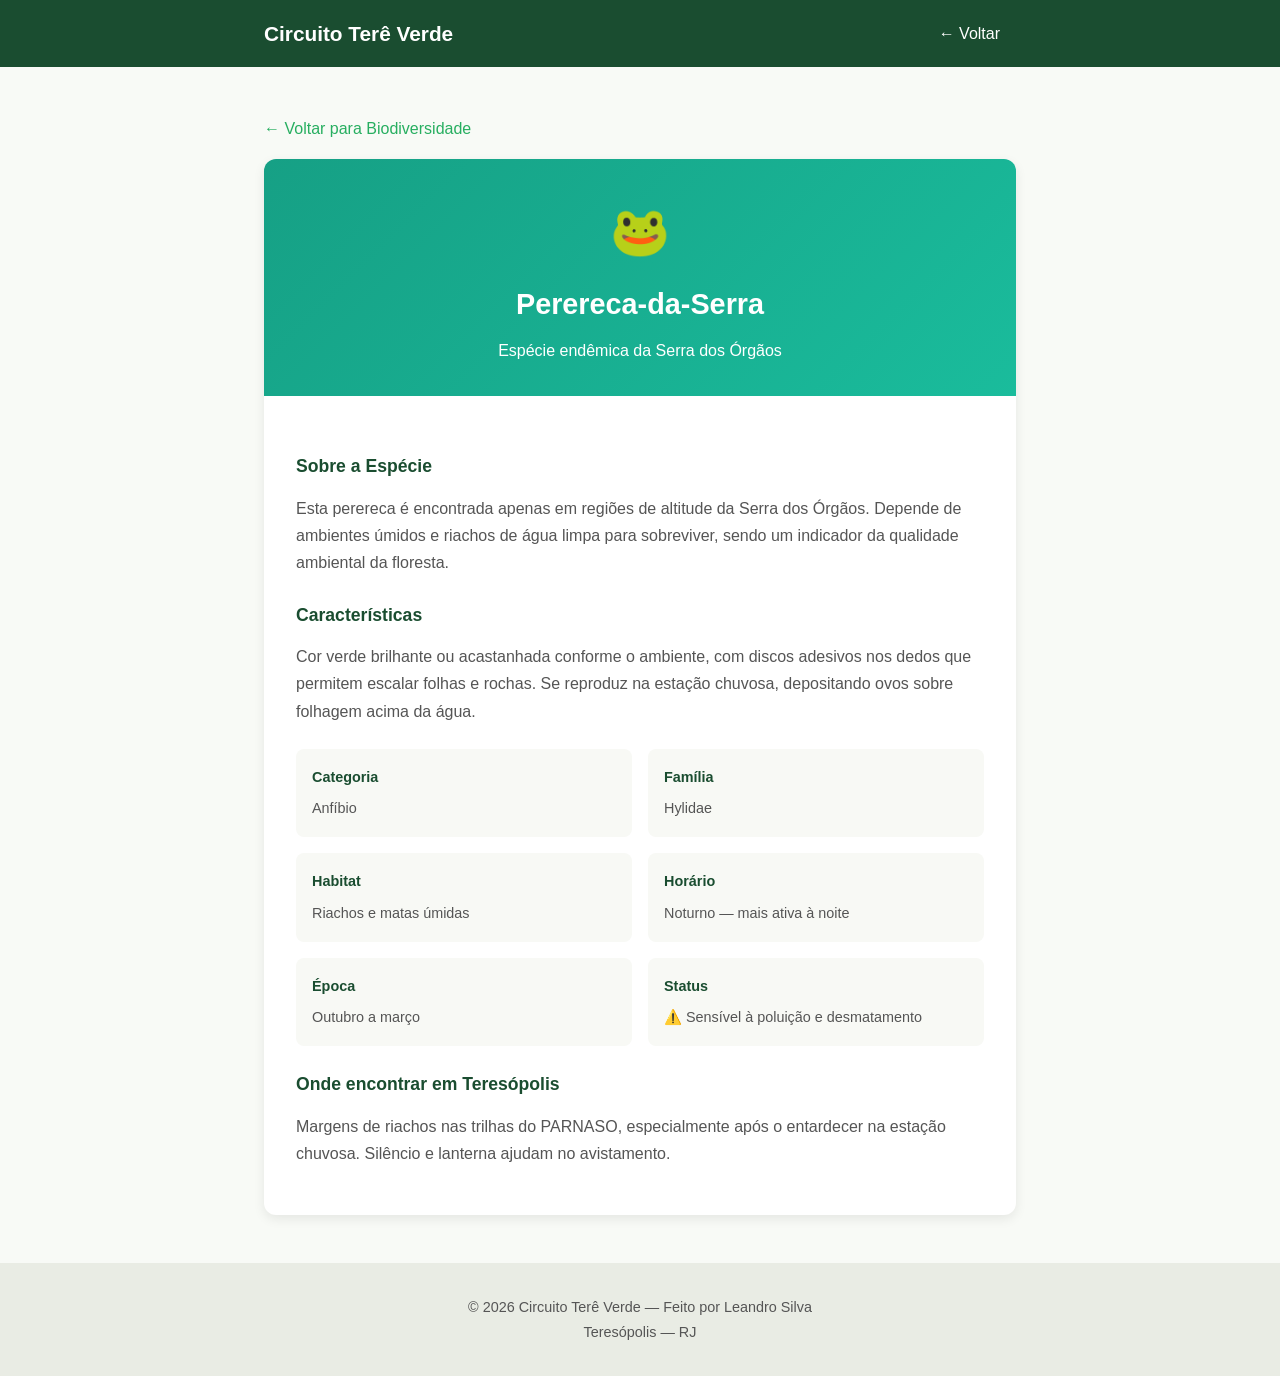
<file: detalhes-perereca.html>
<!DOCTYPE html>
<html lang="pt-BR">
<head>
<meta charset="UTF-8" />
<meta name="viewport" content="width=device-width, initial-scale=1.0" />
<title>Perereca-da-Serra | Circuito Terê Verde</title>
<style>
* { margin: 0; padding: 0; box-sizing: border-box; font-family: 'Segoe UI', sans-serif; }
body { background: #f8faf6; color: #1f2e25; line-height: 1.7; }
.container { max-width: 800px; margin: 0 auto; padding: 0 1.5rem; }
.site-header { background: #1a4d30; color: white; padding: 1rem 0; margin-bottom: 2rem; }
.header-inner { display: flex; justify-content: space-between; align-items: center; }
.brand h1 { font-size: 1.3rem; }
.nav a { color: white; text-decoration: none; padding: 0.5rem 1rem; }
.back-link { display: inline-block; margin: 1rem 0; color: #27ae60; text-decoration: none; font-weight: 500; }
.detail-card { background: white; border-radius: 12px; overflow: hidden; box-shadow: 0 4px 12px rgba(0,0,0,0.08); margin-bottom: 3rem; }
.detail-header { background: linear-gradient(135deg, #16a085, #1abc9c); color: white; padding: 2rem; text-align: center; }
.detail-header h2 { font-size: 1.8rem; margin-bottom: 0.5rem; }
.detail-icon { font-size: 3rem; margin-bottom: 0.5rem; }
.detail-body { padding: 2rem; }
.detail-body h3 { color: #1a4d30; margin: 1.5rem 0 0.8rem; font-size: 1.1rem; }
.detail-body p { margin-bottom: 1rem; color: #555; }
.info-grid { display: grid; grid-template-columns: 1fr 1fr; gap: 1rem; margin: 1.5rem 0; }
.info-item { background: #f8f9f5; padding: 1rem; border-radius: 8px; }
.info-item strong { display: block; color: #1a4d30; margin-bottom: 0.3rem; font-size: 0.9rem; }
.info-item span { color: #555; font-size: 0.9rem; }
.site-footer { text-align: center; padding: 2rem; color: #555; font-size: 0.9rem; background: #e9ece4; margin-top: 2rem; }
</style>
</head>
<body>
<header class="site-header">
  <div class="container header-inner">
    <div class="brand"><h1>Circuito Terê Verde</h1></div>
    <nav class="nav"><a href="biodiversidade.html">← Voltar</a></nav>
  </div>
</header>
<main class="container">
  <a href="biodiversidade.html" class="back-link">← Voltar para Biodiversidade</a>
  <div class="detail-card">
    <div class="detail-header">
      <div class="detail-icon">🐸</div>
      <h2>Perereca-da-Serra</h2>
      <p>Espécie endêmica da Serra dos Órgãos</p>
    </div>
    <div class="detail-body">
      <h3>Sobre a Espécie</h3>
      <p>Esta perereca é encontrada apenas em regiões de altitude da Serra dos Órgãos. Depende de ambientes úmidos e riachos de água limpa para sobreviver, sendo um indicador da qualidade ambiental da floresta.</p>
      <h3>Características</h3>
      <p>Cor verde brilhante ou acastanhada conforme o ambiente, com discos adesivos nos dedos que permitem escalar folhas e rochas. Se reproduz na estação chuvosa, depositando ovos sobre folhagem acima da água.</p>
      <div class="info-grid">
        <div class="info-item"><strong>Categoria</strong><span>Anfíbio</span></div>
        <div class="info-item"><strong>Família</strong><span>Hylidae</span></div>
        <div class="info-item"><strong>Habitat</strong><span>Riachos e matas úmidas</span></div>
        <div class="info-item"><strong>Horário</strong><span>Noturno — mais ativa à noite</span></div>
        <div class="info-item"><strong>Época</strong><span>Outubro a março</span></div>
        <div class="info-item"><strong>Status</strong><span>⚠️ Sensível à poluição e desmatamento</span></div>
      </div>
      <h3>Onde encontrar em Teresópolis</h3>
      <p>Margens de riachos nas trilhas do PARNASO, especialmente após o entardecer na estação chuvosa. Silêncio e lanterna ajudam no avistamento.</p>
    </div>
  </div>
</main>
<footer class="site-footer">
  <div>© 2026 Circuito Terê Verde — Feito por Leandro Silva</div>
  <div>Teresópolis — RJ</div>
</footer>
</body>
</html>
</file>
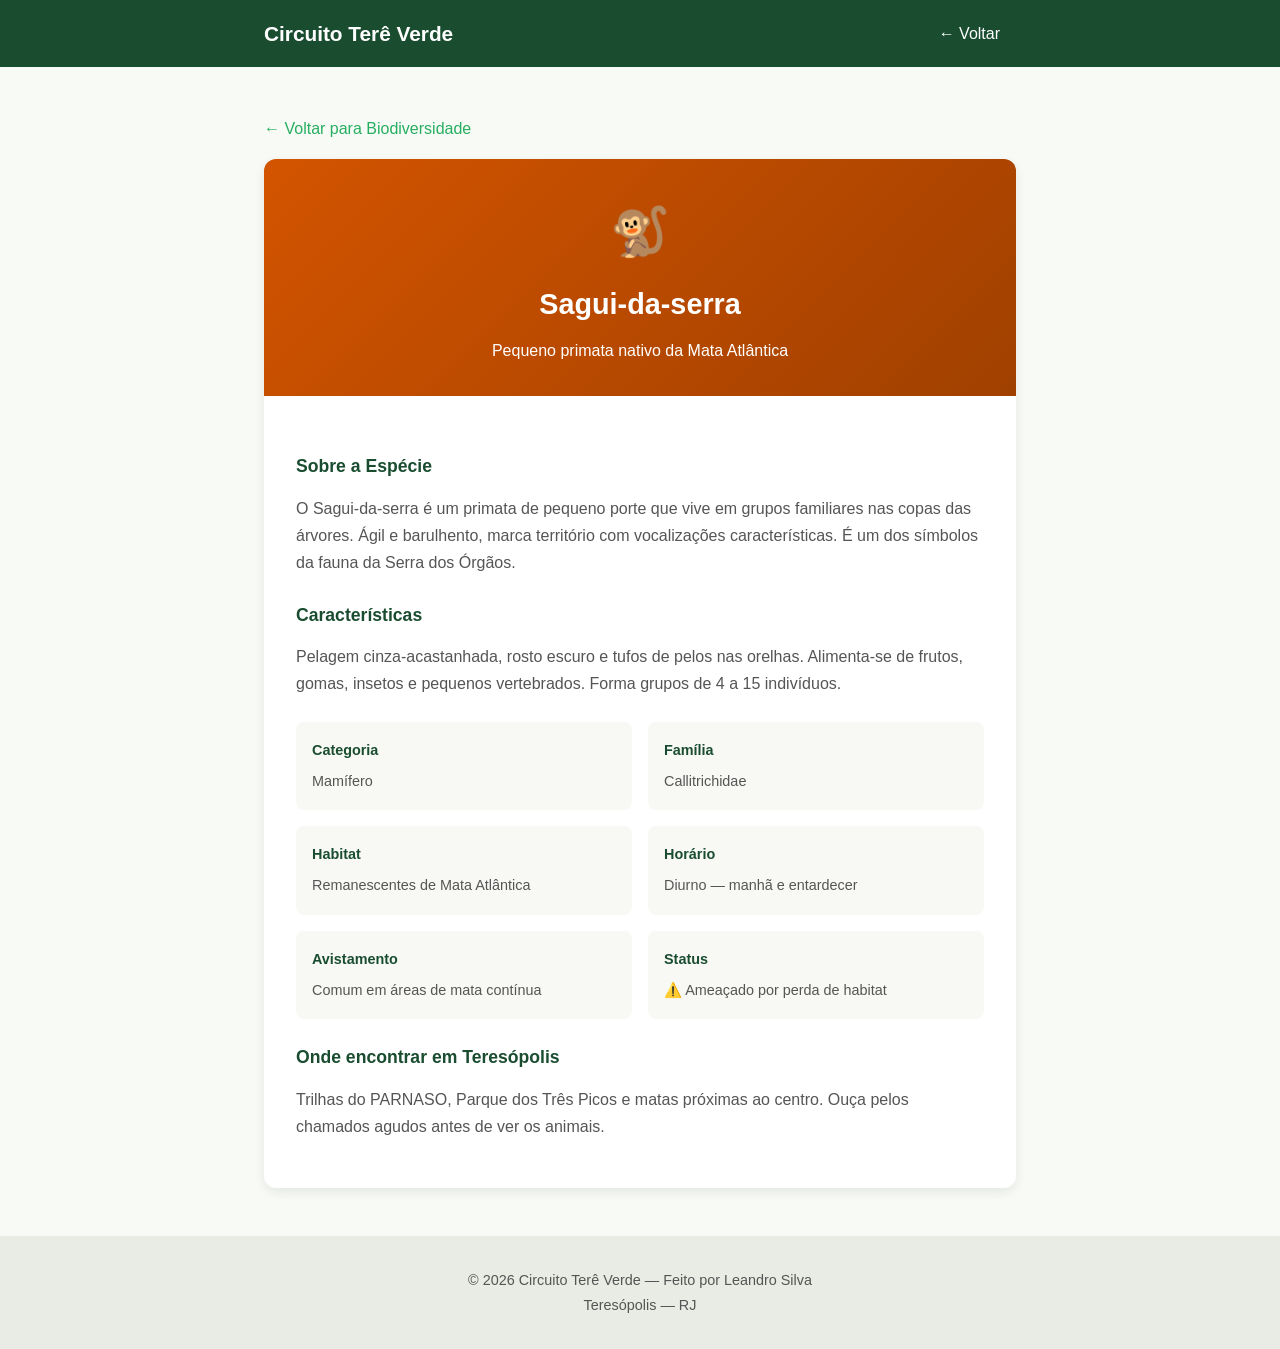
<file: detalhes-sagui.html>
<!DOCTYPE html>
<html lang="pt-BR">
<head>
<meta charset="UTF-8" />
<meta name="viewport" content="width=device-width, initial-scale=1.0" />
<title>Sagui-da-serra | Circuito Terê Verde</title>
<style>
* { margin: 0; padding: 0; box-sizing: border-box; font-family: 'Segoe UI', sans-serif; }
body { background: #f8faf6; color: #1f2e25; line-height: 1.7; }
.container { max-width: 800px; margin: 0 auto; padding: 0 1.5rem; }
.site-header { background: #1a4d30; color: white; padding: 1rem 0; margin-bottom: 2rem; }
.header-inner { display: flex; justify-content: space-between; align-items: center; }
.brand h1 { font-size: 1.3rem; }
.nav a { color: white; text-decoration: none; padding: 0.5rem 1rem; }
.back-link { display: inline-block; margin: 1rem 0; color: #27ae60; text-decoration: none; font-weight: 500; }
.detail-card { background: white; border-radius: 12px; overflow: hidden; box-shadow: 0 4px 12px rgba(0,0,0,0.08); margin-bottom: 3rem; }
.detail-header { background: linear-gradient(135deg, #d35400, #a04000); color: white; padding: 2rem; text-align: center; }
.detail-header h2 { font-size: 1.8rem; margin-bottom: 0.5rem; }
.detail-icon { font-size: 3rem; margin-bottom: 0.5rem; }
.detail-body { padding: 2rem; }
.detail-body h3 { color: #1a4d30; margin: 1.5rem 0 0.8rem; font-size: 1.1rem; }
.detail-body p { margin-bottom: 1rem; color: #555; }
.info-grid { display: grid; grid-template-columns: 1fr 1fr; gap: 1rem; margin: 1.5rem 0; }
.info-item { background: #f8f9f5; padding: 1rem; border-radius: 8px; }
.info-item strong { display: block; color: #1a4d30; margin-bottom: 0.3rem; font-size: 0.9rem; }
.info-item span { color: #555; font-size: 0.9rem; }
.site-footer { text-align: center; padding: 2rem; color: #555; font-size: 0.9rem; background: #e9ece4; margin-top: 2rem; }
</style>
</head>
<body>
<header class="site-header">
  <div class="container header-inner">
    <div class="brand"><h1>Circuito Terê Verde</h1></div>
    <nav class="nav"><a href="biodiversidade.html">← Voltar</a></nav>
  </div>
</header>
<main class="container">
  <a href="biodiversidade.html" class="back-link">← Voltar para Biodiversidade</a>
  <div class="detail-card">
    <div class="detail-header">
      <div class="detail-icon">🐒</div>
      <h2>Sagui-da-serra</h2>
      <p>Pequeno primata nativo da Mata Atlântica</p>
    </div>
    <div class="detail-body">
      <h3>Sobre a Espécie</h3>
      <p>O Sagui-da-serra é um primata de pequeno porte que vive em grupos familiares nas copas das árvores. Ágil e barulhento, marca território com vocalizações características. É um dos símbolos da fauna da Serra dos Órgãos.</p>
      <h3>Características</h3>
      <p>Pelagem cinza-acastanhada, rosto escuro e tufos de pelos nas orelhas. Alimenta-se de frutos, gomas, insetos e pequenos vertebrados. Forma grupos de 4 a 15 indivíduos.</p>
      <div class="info-grid">
        <div class="info-item"><strong>Categoria</strong><span>Mamífero</span></div>
        <div class="info-item"><strong>Família</strong><span>Callitrichidae</span></div>
        <div class="info-item"><strong>Habitat</strong><span>Remanescentes de Mata Atlântica</span></div>
        <div class="info-item"><strong>Horário</strong><span>Diurno — manhã e entardecer</span></div>
        <div class="info-item"><strong>Avistamento</strong><span>Comum em áreas de mata contínua</span></div>
        <div class="info-item"><strong>Status</strong><span>⚠️ Ameaçado por perda de habitat</span></div>
      </div>
      <h3>Onde encontrar em Teresópolis</h3>
      <p>Trilhas do PARNASO, Parque dos Três Picos e matas próximas ao centro. Ouça pelos chamados agudos antes de ver os animais.</p>
    </div>
  </div>
</main>
<footer class="site-footer">
  <div>© 2026 Circuito Terê Verde — Feito por Leandro Silva</div>
  <div>Teresópolis — RJ</div>
</footer>
</body>
</html>
</file>
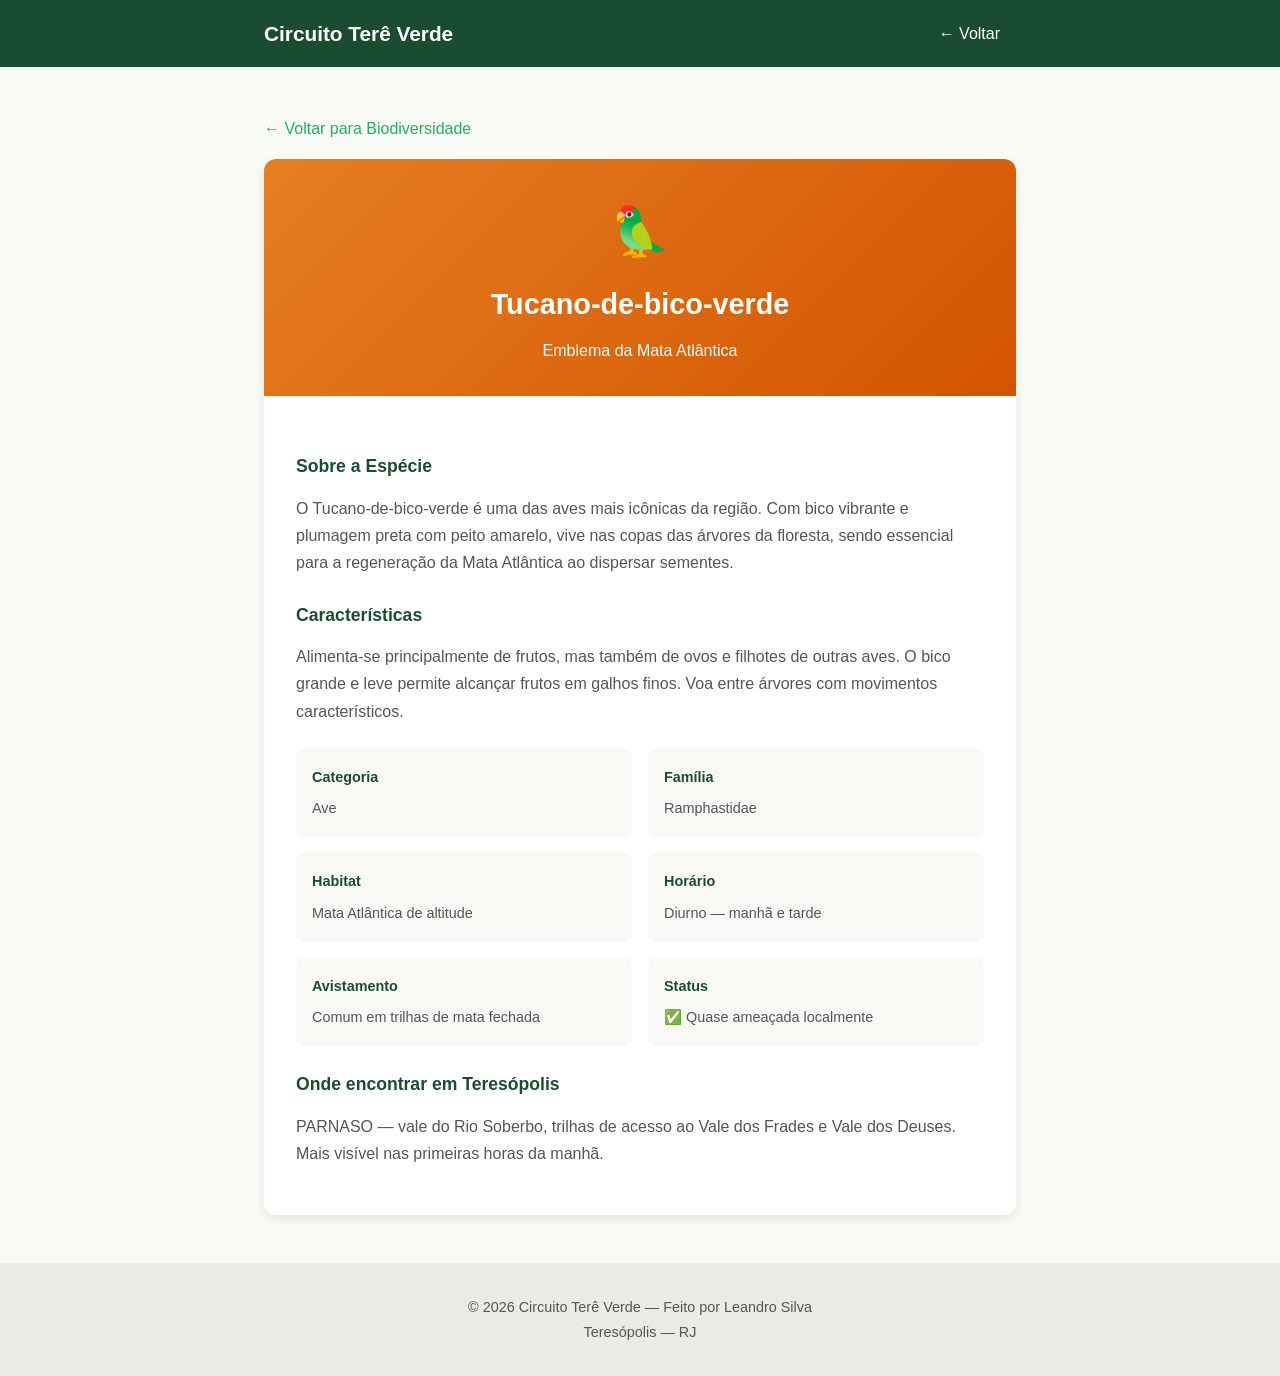
<file: detalhes-tucano.html>
<!DOCTYPE html>
<html lang="pt-BR">
<head>
<meta charset="UTF-8" />
<meta name="viewport" content="width=device-width, initial-scale=1.0" />
<title>Tucano-de-bico-verde | Circuito Terê Verde</title>
<style>
* { margin: 0; padding: 0; box-sizing: border-box; font-family: 'Segoe UI', sans-serif; }
body { background: #f8faf6; color: #1f2e25; line-height: 1.7; }
.container { max-width: 800px; margin: 0 auto; padding: 0 1.5rem; }
.site-header { background: #1a4d30; color: white; padding: 1rem 0; margin-bottom: 2rem; }
.header-inner { display: flex; justify-content: space-between; align-items: center; }
.brand h1 { font-size: 1.3rem; }
.nav a { color: white; text-decoration: none; padding: 0.5rem 1rem; }
.back-link { display: inline-block; margin: 1rem 0; color: #27ae60; text-decoration: none; font-weight: 500; }
.detail-card { background: white; border-radius: 12px; overflow: hidden; box-shadow: 0 4px 12px rgba(0,0,0,0.08); margin-bottom: 3rem; }
.detail-header { background: linear-gradient(135deg, #e67e22, #d35400); color: white; padding: 2rem; text-align: center; }
.detail-header h2 { font-size: 1.8rem; margin-bottom: 0.5rem; }
.detail-icon { font-size: 3rem; margin-bottom: 0.5rem; }
.detail-body { padding: 2rem; }
.detail-body h3 { color: #1a4d30; margin: 1.5rem 0 0.8rem; font-size: 1.1rem; }
.detail-body p { margin-bottom: 1rem; color: #555; }
.info-grid { display: grid; grid-template-columns: 1fr 1fr; gap: 1rem; margin: 1.5rem 0; }
.info-item { background: #f8f9f5; padding: 1rem; border-radius: 8px; }
.info-item strong { display: block; color: #1a4d30; margin-bottom: 0.3rem; font-size: 0.9rem; }
.info-item span { color: #555; font-size: 0.9rem; }
.site-footer { text-align: center; padding: 2rem; color: #555; font-size: 0.9rem; background: #e9ece4; margin-top: 2rem; }
</style>
</head>
<body>
<header class="site-header">
  <div class="container header-inner">
    <div class="brand"><h1>Circuito Terê Verde</h1></div>
    <nav class="nav"><a href="biodiversidade.html">← Voltar</a></nav>
  </div>
</header>
<main class="container">
  <a href="biodiversidade.html" class="back-link">← Voltar para Biodiversidade</a>
  <div class="detail-card">
    <div class="detail-header">
      <div class="detail-icon">🦜</div>
      <h2>Tucano-de-bico-verde</h2>
      <p>Emblema da Mata Atlântica</p>
    </div>
    <div class="detail-body">
      <h3>Sobre a Espécie</h3>
      <p>O Tucano-de-bico-verde é uma das aves mais icônicas da região. Com bico vibrante e plumagem preta com peito amarelo, vive nas copas das árvores da floresta, sendo essencial para a regeneração da Mata Atlântica ao dispersar sementes.</p>
      <h3>Características</h3>
      <p>Alimenta-se principalmente de frutos, mas também de ovos e filhotes de outras aves. O bico grande e leve permite alcançar frutos em galhos finos. Voa entre árvores com movimentos característicos.</p>
      <div class="info-grid">
        <div class="info-item"><strong>Categoria</strong><span>Ave</span></div>
        <div class="info-item"><strong>Família</strong><span>Ramphastidae</span></div>
        <div class="info-item"><strong>Habitat</strong><span>Mata Atlântica de altitude</span></div>
        <div class="info-item"><strong>Horário</strong><span>Diurno — manhã e tarde</span></div>
        <div class="info-item"><strong>Avistamento</strong><span>Comum em trilhas de mata fechada</span></div>
        <div class="info-item"><strong>Status</strong><span>✅ Quase ameaçada localmente</span></div>
      </div>
      <h3>Onde encontrar em Teresópolis</h3>
      <p>PARNASO — vale do Rio Soberbo, trilhas de acesso ao Vale dos Frades e Vale dos Deuses. Mais visível nas primeiras horas da manhã.</p>
    </div>
  </div>
</main>
<footer class="site-footer">
  <div>© 2026 Circuito Terê Verde — Feito por Leandro Silva</div>
  <div>Teresópolis — RJ</div>
</footer>
</body>
</html>
</file>
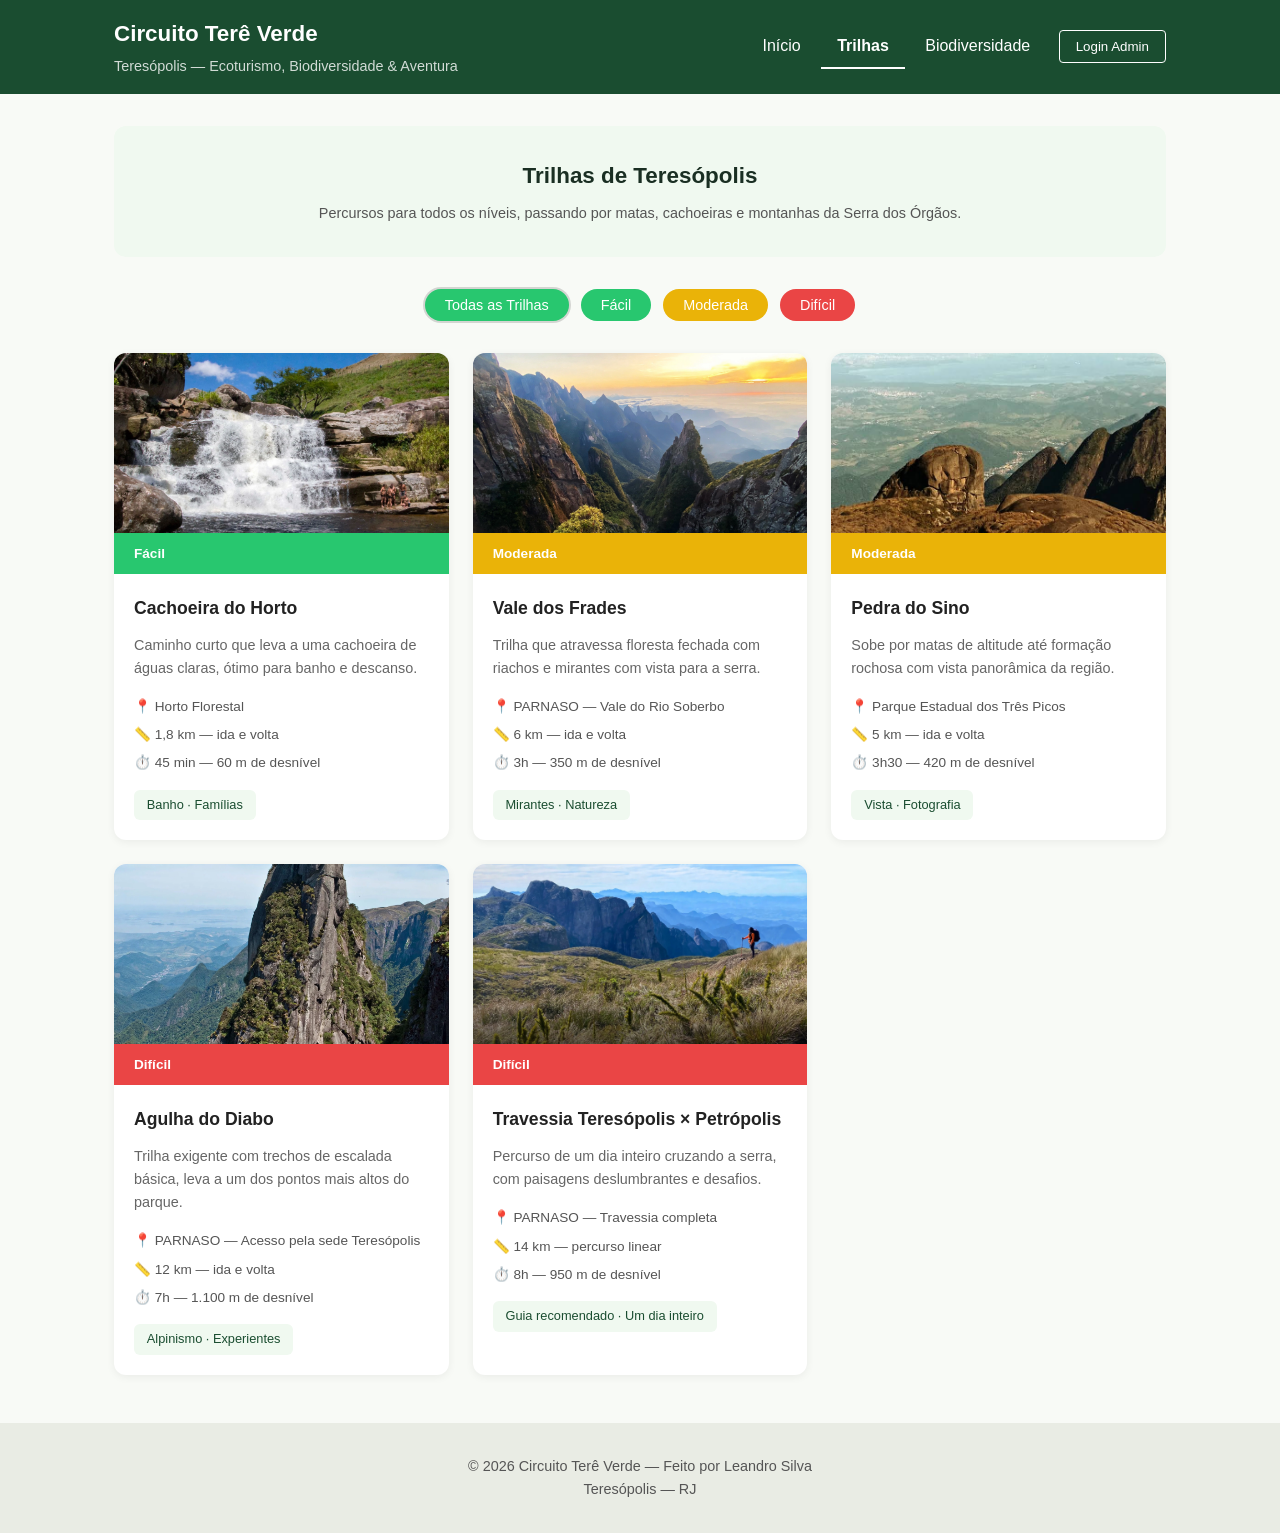
<file: trilhas.html>
<!DOCTYPE html>
<html lang="pt-BR">
<head>
<meta charset="UTF-8" />
<meta name="viewport" content="width=device-width, initial-scale=1.0" />
<title>Trilhas — Circuito Terê Verde</title>
<style>
* {
  margin: 0;
  padding: 0;
  box-sizing: border-box;
  font-family: 'Segoe UI', Roboto, sans-serif;
}
body {
  background-color: #f8faf6;
  color: #1f2e25;
  line-height: 1.6;
}
.container {
  max-width: 1100px;
  margin: 0 auto;
  padding: 0 1.5rem;
}
.site-header {
  background-color: #1a4d30;
  color: white;
  padding: 1rem 0;
  margin-bottom: 2rem;
}
.header-inner {
  display: flex;
  justify-content: space-between;
  align-items: center;
  flex-wrap: wrap;
  gap: 1rem;
}
.brand h1 {
  font-size: 1.4rem;
  margin-bottom: 0.2rem;
}
.brand p {
  font-size: 0.9rem;
  opacity: 0.8;
}
.nav a {
  color: white;
  text-decoration: none;
  padding: 0.5rem 1rem;
  display: inline-block;
}
.nav a.ativo {
  border-bottom: 2px solid #fff;
  font-weight: bold;
}
.nav button {
  background: transparent;
  border: 1px solid white;
  color: white;
  padding: 0.5rem 1rem;
  border-radius: 4px;
  cursor: pointer;
  margin-left: 0.5rem;
}

.page-intro {
  text-align: center;
  padding: 2rem 1rem;
  background: #f0f9f0;
  border-radius: 12px;
  margin-bottom: 2rem;
}
.page-intro h2 {
  font-size: 1.4rem;
  color: #1a2f23;
  margin-bottom: 0.5rem;
}
.page-intro p {
  color: #555;
  max-width: 700px;
  margin: 0 auto;
  font-size: 0.9rem;
}

.filter-bar {
  display: flex;
  justify-content: center;
  gap: 0.75rem;
  flex-wrap: wrap;
  margin-bottom: 2rem;
}
.filter-btn {
  padding: 0.5rem 1.25rem;
  border: none;
  border-radius: 20px;
  font-size: 0.9rem;
  font-weight: 500;
  cursor: pointer;
  transition: all 0.2s;
}
.filter-btn:hover {
  opacity: 0.9;
}
.filter-btn.active {
  box-shadow: 0 0 0 2px rgba(0,0,0,0.15);
}
.filter-btn.todas { background-color: #28c76f; color: white; }
.filter-btn.facil { background-color: #28c76f; color: white; }
.filter-btn.moderada { background-color: #eab308; color: white; }
.filter-btn.dificil { background-color: #ea4545; color: white; }

.trilhas-grid {
  display: grid;
  grid-template-columns: repeat(auto-fit, minmax(320px, 1fr));
  gap: 1.5rem;
  margin-bottom: 3rem;
}
.trilha-card {
  background: white;
  border-radius: 12px;
  overflow: hidden;
  box-shadow: 0 2px 8px rgba(0,0,0,0.06);
  transition: all 0.3s ease;
}
.trilha-card.escondida {
  display: none !important;
}
.trilha-card:hover {
  transform: translateY(-4px);
  box-shadow: 0 6px 16px rgba(0,0,0,0.1);
}

.trilha-imagem {
  width: 100%;
  height: 180px;
  object-fit: cover;
  display: block;
}

.trilha-nivel {
  padding: 0.6rem 1.25rem;
  color: white;
  font-weight: 600;
  font-size: 0.85rem;
  margin: 0;
}
.trilha-nivel.facil { background: #28c76f; }
.trilha-nivel.moderada { background: #eab308; }
.trilha-nivel.dificil { background: #ea4545; }

.trilha-body {
  padding: 1.25rem;
}
.trilha-body h3 {
  font-size: 1.1rem;
  margin-bottom: 0.75rem;
  color: #222;
}
.trilha-body p {
  font-size: 0.9rem;
  color: #666;
  margin-bottom: 1rem;
}
.trilha-meta {
  list-style: none;
  margin-bottom: 1rem;
  font-size: 0.85rem;
  color: #555;
}
.trilha-meta li {
  margin-bottom: 0.4rem;
  display: flex;
  align-items: center;
  gap: 0.4rem;
}
.trilha-destaque {
  display: inline-block;
  padding: 0.3rem 0.8rem;
  background: #f0f9f0;
  color: #1a4d30;
  border-radius: 6px;
  font-size: 0.8rem;
  font-weight: 500;
}
.site-footer {
  text-align: center;
  padding: 2rem;
  color: #555;
  font-size: 0.9rem;
  margin-top: 3rem;
  background: #e9ece4;
}
</style>
</head>
<body>
<header class="site-header">
  <div class="container header-inner">
    <div class="brand">
      <h1>Circuito Terê Verde</h1>
      <p>Teresópolis — Ecoturismo, Biodiversidade &amp; Aventura</p>
    </div>
    <nav class="nav">
      <a href="index.html">Início</a>
      <a href="trilhas.html" class="ativo">Trilhas</a>
      <a href="biodiversidade.html">Biodiversidade</a>
      <button>Login Admin</button>
    </nav>
  </div>
</header>
<main class="container">

  <div class="page-intro">
    <h2>Trilhas de Teresópolis</h2>
    <p>Percursos para todos os níveis, passando por matas, cachoeiras e montanhas da Serra dos Órgãos.</p>
  </div>

  <div class="filter-bar">
    <button class="filter-btn todas active" data-nivel="todas">Todas as Trilhas</button>
    <button class="filter-btn facil" data-nivel="facil">Fácil</button>
    <button class="filter-btn moderada" data-nivel="moderada">Moderada</button>
    <button class="filter-btn dificil" data-nivel="dificil">Difícil</button>
  </div>

  <div class="trilhas-grid">

    <!-- FÁCIL -->
    <div class="trilha-card" data-nivel="facil">
      <img src="images/dois-bicos-cachoeira.png" alt="Cachoeira do Horto" class="trilha-imagem" />
      <div class="trilha-nivel facil">Fácil</div>
      <div class="trilha-body">
        <h3>Cachoeira do Horto</h3>
        <p>Caminho curto que leva a uma cachoeira de águas claras, ótimo para banho e descanso.</p>
        <ul class="trilha-meta">
          <li>📍 Horto Florestal</li>
          <li>📏 1,8 km — ida e volta</li>
          <li>⏱️ 45 min — 60 m de desnível</li>
        </ul>
        <span class="trilha-destaque">Banho · Famílias</span>
      </div>
    </div>

    <!-- MODERADA -->
    <div class="trilha-card" data-nivel="moderada">
      <img src="images/vale-dos-deus-frades.png" alt="Vale dos Frades" class="trilha-imagem" />
      <div class="trilha-nivel moderada">Moderada</div>
      <div class="trilha-body">
        <h3>Vale dos Frades</h3>
        <p>Trilha que atravessa floresta fechada com riachos e mirantes com vista para a serra.</p>
        <ul class="trilha-meta">
          <li>📍 PARNASO — Vale do Rio Soberbo</li>
          <li>📏 6 km — ida e volta</li>
          <li>⏱️ 3h — 350 m de desnível</li>
        </ul>
        <span class="trilha-destaque">Mirantes · Natureza</span>
      </div>
    </div>

    <div class="trilha-card" data-nivel="moderada">
      <img src="images/pedra-do-sino.jpg" alt="Pedra do Sino" class="trilha-imagem" />
      <div class="trilha-nivel moderada">Moderada</div>
      <div class="trilha-body">
        <h3>Pedra do Sino</h3>
        <p>Sobe por matas de altitude até formação rochosa com vista panorâmica da região.</p>
        <ul class="trilha-meta">
          <li>📍 Parque Estadual dos Três Picos</li>
          <li>📏 5 km — ida e volta</li>
          <li>⏱️ 3h30 — 420 m de desnível</li>
        </ul>
        <span class="trilha-destaque">Vista · Fotografia</span>
      </div>
    </div>

    <!-- DIFÍCIL -->
    <div class="trilha-card" data-nivel="dificil">
      <img src="images/agulha-do-diabo.png" alt="Agulha do Diabo" class="trilha-imagem" />
      <div class="trilha-nivel dificil">Difícil</div>
      <div class="trilha-body">
        <h3>Agulha do Diabo</h3>
        <p>Trilha exigente com trechos de escalada básica, leva a um dos pontos mais altos do parque.</p>
        <ul class="trilha-meta">
          <li>📍 PARNASO — Acesso pela sede Teresópolis</li>
          <li>📏 12 km — ida e volta</li>
          <li>⏱️ 7h — 1.100 m de desnível</li>
        </ul>
        <span class="trilha-destaque">Alpinismo · Experientes</span>
      </div>
    </div>

    <div class="trilha-card" data-nivel="dificil">
      <img src="images/travessia-petropolis.png" alt="Travessia Teresópolis × Petrópolis" class="trilha-imagem" />
      <div class="trilha-nivel dificil">Difícil</div>
      <div class="trilha-body">
        <h3>Travessia Teresópolis × Petrópolis</h3>
        <p>Percurso de um dia inteiro cruzando a serra, com paisagens deslumbrantes e desafios.</p>
        <ul class="trilha-meta">
          <li>📍 PARNASO — Travessia completa</li>
          <li>📏 14 km — percurso linear</li>
          <li>⏱️ 8h — 950 m de desnível</li>
        </ul>
        <span class="trilha-destaque">Guia recomendado · Um dia inteiro</span>
      </div>
    </div>

  </div>

</main>
<footer class="site-footer">
  <div>© 2026 Circuito Terê Verde — Feito por Leandro Silva</div>
  <div>Teresópolis — RJ</div>
</footer>

<script>
document.addEventListener('DOMContentLoaded', function() {
  const botoes = document.querySelectorAll('.filter-btn');
  const trilhas = document.querySelectorAll('.trilha-card');

  botoes.forEach(botao => {
    botao.addEventListener('click', function() {
      botoes.forEach(b => b.classList.remove('active'));
      this.classList.add('active');

      const nivel = this.getAttribute('data-nivel');

      trilhas.forEach(trilha => {
        const tipo = trilha.getAttribute('data-nivel');
        if (nivel === 'todas' || tipo === nivel) {
          trilha.classList.remove('escondida');
        } else {
          trilha.classList.add('escondida');
        }
      });
    });
  });
});
</script>

</body>
</html>
</file>
<file: css/style.css>
@import url('https://fonts.googleapis.com/css2?family=Fraunces:ital,opsz,wght@0,9..144,400;0,9..144,600;0,9..144,700;1,9..144,500&family=Work+Sans:wght@400;500;600&display=swap');

:root {
  --pinheiro: #1b3a2b;
  --trilha: #3f7a5d;
  --terracota: #a8582c;
  --neblina: #5c7a8a;
  --papel: #f2f3ec;
  --papel-alt: #e7e9de;
  --tinta: #17231c;
  --linha: #d3d6c7;
  --ok: #3f7a5d;
  --atencao: #a8582c;
  --alerta: #a13b2b;
}

* { box-sizing: border-box; }

body {
  margin: 0;
  font-family: "Work Sans", system-ui, sans-serif;
  color: var(--tinta);
  background:
    radial-gradient(1200px 500px at 100% -10%, rgba(63,122,93,0.08), transparent 60%),
    var(--papel);
  line-height: 1.6;
}

h1, h2, h3, h4 {
  font-family: "Fraunces", Georgia, serif;
  font-weight: 600;
  margin: 0;
  color: var(--pinheiro);
  letter-spacing: -0.01em;
}

.container {
  max-width: 1080px;
  margin: 0 auto;
  padding: 0 24px;
}

/* Header */
.site-header {
  background: var(--pinheiro);
  border-bottom: 3px solid var(--terracota);
}

.header-inner {
  display: flex;
  align-items: center;
  justify-content: space-between;
  flex-wrap: wrap;
  padding: 18px 24px;
  gap: 14px;
}

.brand h1 { font-size: 1.5rem; color: #f2f3ec; }
.subtitle {
  margin: 4px 0 0;
  font-size: 0.82rem;
  color: #b9c9bd;
  font-family: "Work Sans", sans-serif;
  letter-spacing: 0.03em;
}

.nav { display: flex; align-items: center; gap: 4px; flex-wrap: wrap; }

.nav-link {
  color: #dfe6df;
  text-decoration: none;
  padding: 8px 12px;
  border-radius: 4px;
  font-size: 0.92rem;
  border-bottom: 2px solid transparent;
  transition: border-color 0.15s ease, color 0.15s ease;
}
.nav-link:hover { color: #fff; }
.nav-link.ativo { color: #fff; border-bottom-color: var(--terracota); }

.btn {
  border: none;
  border-radius: 4px;
  padding: 10px 18px;
  font-size: 0.92rem;
  font-family: "Work Sans", sans-serif;
  font-weight: 500;
  cursor: pointer;
  text-decoration: none;
  display: inline-block;
  transition: transform 0.12s ease, box-shadow 0.12s ease;
}
.btn.primary { background: var(--terracota); color: #fff; }
.btn.primary:hover { background: #8f4a24; }
.btn.ghost { background: transparent; border: 1.5px solid var(--pinheiro); color: var(--pinheiro); }
.btn.ghost:hover { background: rgba(27,58,43,0.06); }
.btn.login-btn { background: transparent; border: 1.5px solid #b9c9bd; color: #f2f3ec; }
.btn.login-btn:hover { border-color: var(--terracota); color: #fff; }
.btn.danger { background: #fff; color: var(--alerta); border: 1px solid var(--alerta); }
.btn.small { padding: 5px 10px; font-size: 0.8rem; }

/* Hero */
.hero {
  display: flex;
  gap: 40px;
  align-items: center;
  padding: 64px 0 48px;
  flex-wrap: wrap;
  position: relative;
}
.hero-left { flex: 1 1 380px; }
.hero-left h2 {
  font-size: clamp(2.1rem, 4vw, 2.9rem);
  line-height: 1.08;
  margin-bottom: 18px;
  max-width: 11ch;
}
.hero-left p {
  max-width: 46ch;
  color: #3d4a41;
  font-size: 1.02rem;
}
.hero-image { flex: 1 1 300px; text-align: center; }
.hero-image img { max-width: 100%; filter: drop-shadow(0 12px 24px rgba(27,58,43,0.18)); }
.actions { display: flex; gap: 12px; margin-top: 22px; flex-wrap: wrap; }

.section { padding: 28px 0 48px; border-top: 1px solid var(--linha); }
.section h3 {
  font-size: 1.5rem;
  margin-bottom: 22px;
  padding-bottom: 10px;
  border-bottom: 2px solid var(--terracota);
  display: inline-block;
}

.cards {
  display: grid;
  grid-template-columns: repeat(auto-fit, minmax(240px, 1fr));
  gap: 20px;
}
.card {
  background: var(--papel-alt);
  border-left: 3px solid var(--trilha);
  border-radius: 2px;
  padding: 20px 22px;
}
.card h4 { font-size: 1.08rem; margin: 0 0 8px; }
.card p { margin: 0; color: #4b5850; font-size: 0.93rem; }

/* Badge de disponibilidade */
.badge {
  display: inline-block;
  padding: 4px 12px;
  border-radius: 3px;
  font-size: 0.76rem;
  font-weight: 600;
  font-family: "Work Sans", sans-serif;
  letter-spacing: 0.02em;
}
.badge.disponivel { background: #dfeee4; color: #235c3f; }
.badge.manutencao, .badge.lotado { background: #f3e3d3; color: #7a4620; }
.badge.fechado, .badge.cancelado { background: #f2dcd8; color: #8a2f20; }

/* Listas de trilhas/eventos (páginas públicas) */
.list-item {
  background: #fff;
  border: 1px solid var(--linha);
  border-left: 3px solid var(--neblina);
  border-radius: 2px;
  padding: 18px 20px;
  margin-bottom: 14px;
  display: flex;
  justify-content: space-between;
  gap: 14px;
  flex-wrap: wrap;
}
.list-item-foto {
  width: 88px;
  height: 88px;
  object-fit: cover;
  border-radius: 2px;
  border: 1px solid var(--linha);
  flex-shrink: 0;
}
.list-item .info { flex: 1 1 200px; }
.list-item .info h4 { margin: 0 0 4px; font-size: 1.05rem; }
.list-item .info .descricao { font-size: 0.88rem; margin-top: 6px; color: #4b5850; }
.list-item .info .saiba-mais {
  display: inline-block;
  margin-top: 8px;
  font-size: 0.85rem;
  color: var(--terracota);
  text-decoration: none;
  font-weight: 500;
}
.list-item .info .saiba-mais:hover { text-decoration: underline; }
.list-item .info p { margin: 2px 0; color: #5a655d; font-size: 0.9rem; }
.list-item .status { text-align: right; }
.list-item .status .horario { display: block; font-size: 0.82rem; color: #5a655d; margin-top: 8px; }

.empty-msg { color: #5a655d; font-style: italic; }

/* Admin */
.admin-table {
  width: 100%;
  border-collapse: collapse;
  background: #fff;
  border: 1px solid var(--linha);
  border-radius: 2px;
  overflow: hidden;
  margin-bottom: 30px;
}
.admin-table th, .admin-table td {
  text-align: left;
  padding: 11px 14px;
  border-bottom: 1px solid var(--linha);
  font-size: 0.9rem;
}
.admin-table th {
  background: var(--pinheiro);
  color: #e7e9de;
  font-family: "Work Sans", sans-serif;
  font-weight: 500;
  font-size: 0.82rem;
  letter-spacing: 0.03em;
}
.admin-actions { display: flex; gap: 10px; margin: 12px 0 34px; }

.aviso-seguranca {
  background: #f3e3d3;
  border-left: 3px solid var(--terracota);
  color: #6b4020;
  padding: 14px 18px;
  border-radius: 2px;
  font-size: 0.85rem;
  margin-bottom: 24px;
}

/* Modal */
.modal {
  position: fixed;
  inset: 0;
  background: rgba(23,35,28,0.55);
  display: none;
  align-items: center;
  justify-content: center;
  padding: 16px;
  z-index: 50;
}
.modal[aria-hidden="false"] { display: flex; }
.modal-panel {
  background: var(--papel);
  border-top: 3px solid var(--terracota);
  border-radius: 2px;
  padding: 26px;
  width: 100%;
  max-width: 380px;
  position: relative;
}
.modal-close {
  position: absolute;
  top: 12px;
  right: 14px;
  background: none;
  border: none;
  font-size: 1.3rem;
  cursor: pointer;
  color: var(--pinheiro);
}
.modal input, .modal select {
  width: 100%;
  padding: 10px 12px;
  margin: 8px 0;
  border: 1px solid var(--linha);
  border-radius: 3px;
  font-size: 0.9rem;
  font-family: "Work Sans", sans-serif;
  background: #fff;
}
.modal label { font-size: 0.83rem; color: #5a655d; display: block; margin-top: 10px; }
.modal-actions { display: flex; gap: 10px; margin-top: 14px; }
.muted { color: #5a655d; font-size: 0.85rem; }
.erro { color: var(--alerta); font-size: 0.85rem; min-height: 18px; }

.site-footer {
  border-top: 1px solid var(--linha);
  padding: 22px 0;
  color: #5a655d;
  font-size: 0.85rem;
  margin-top: 30px;
}
</file>
